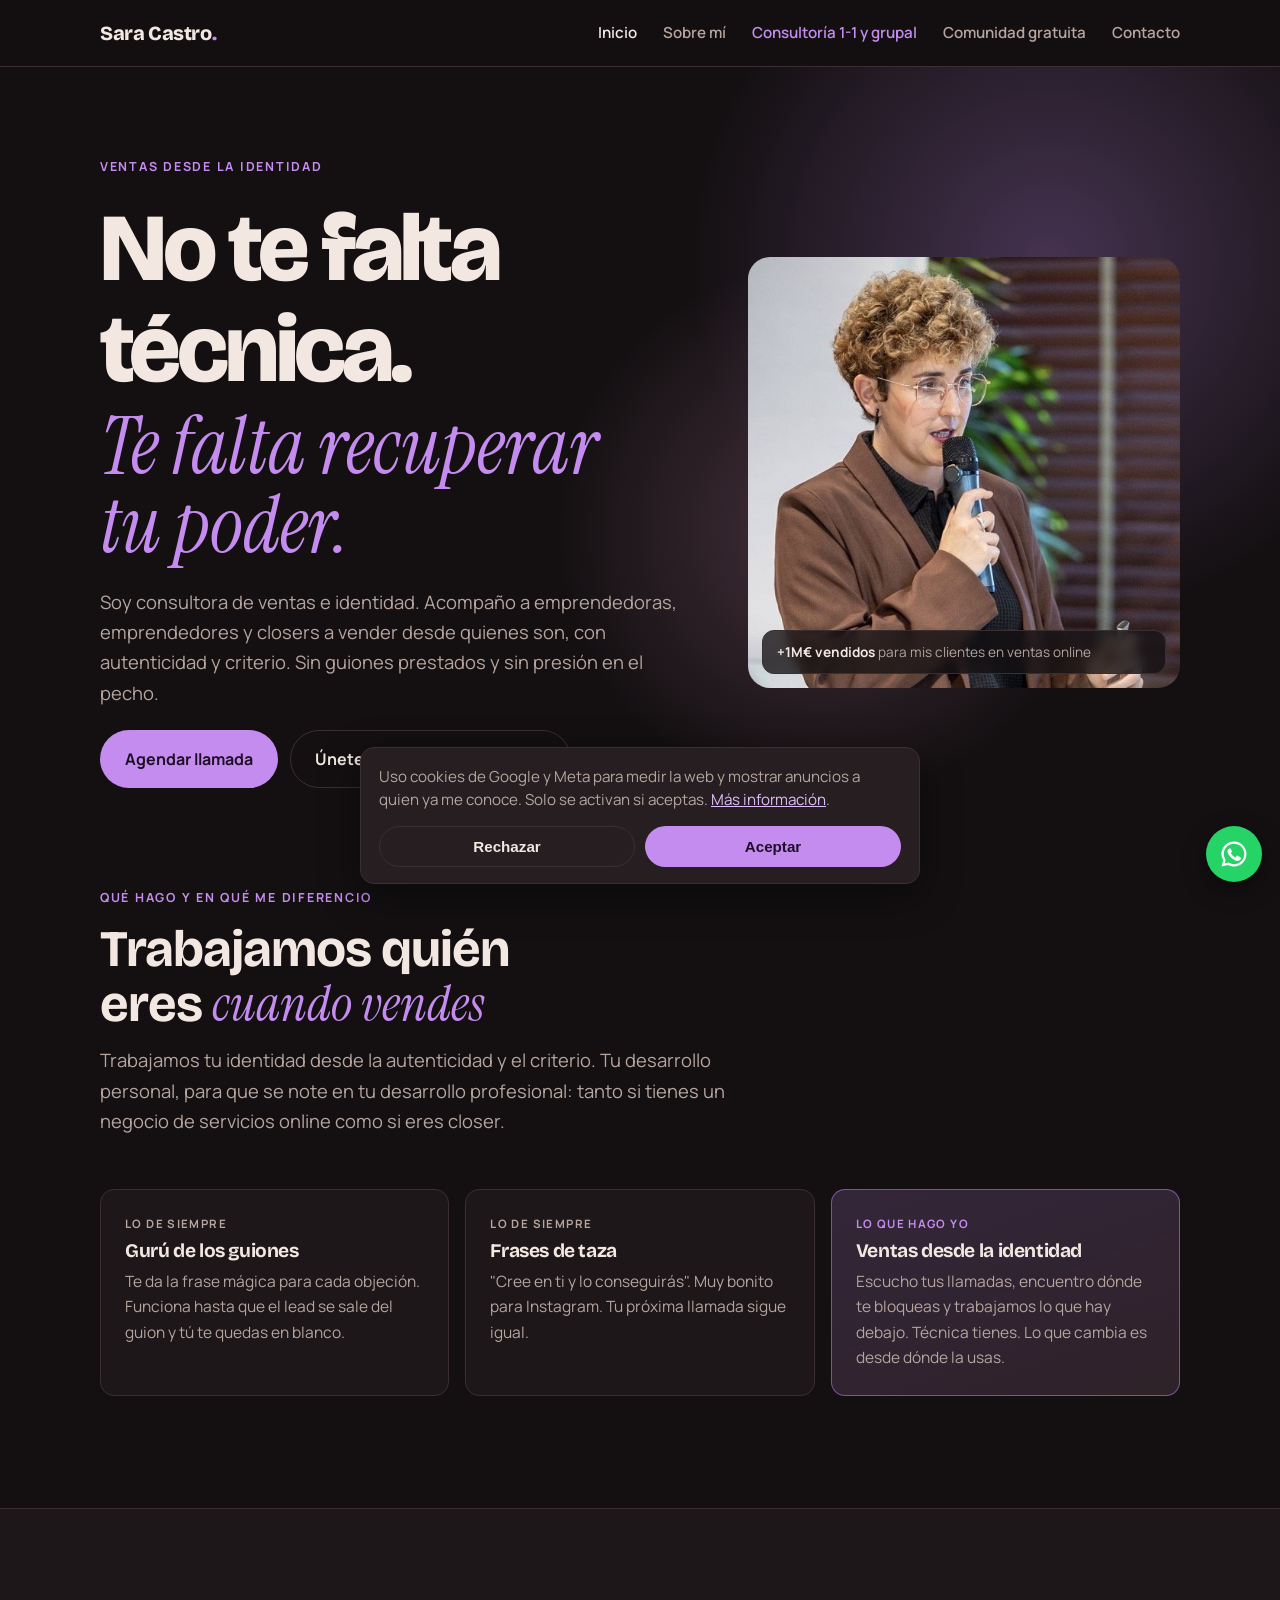
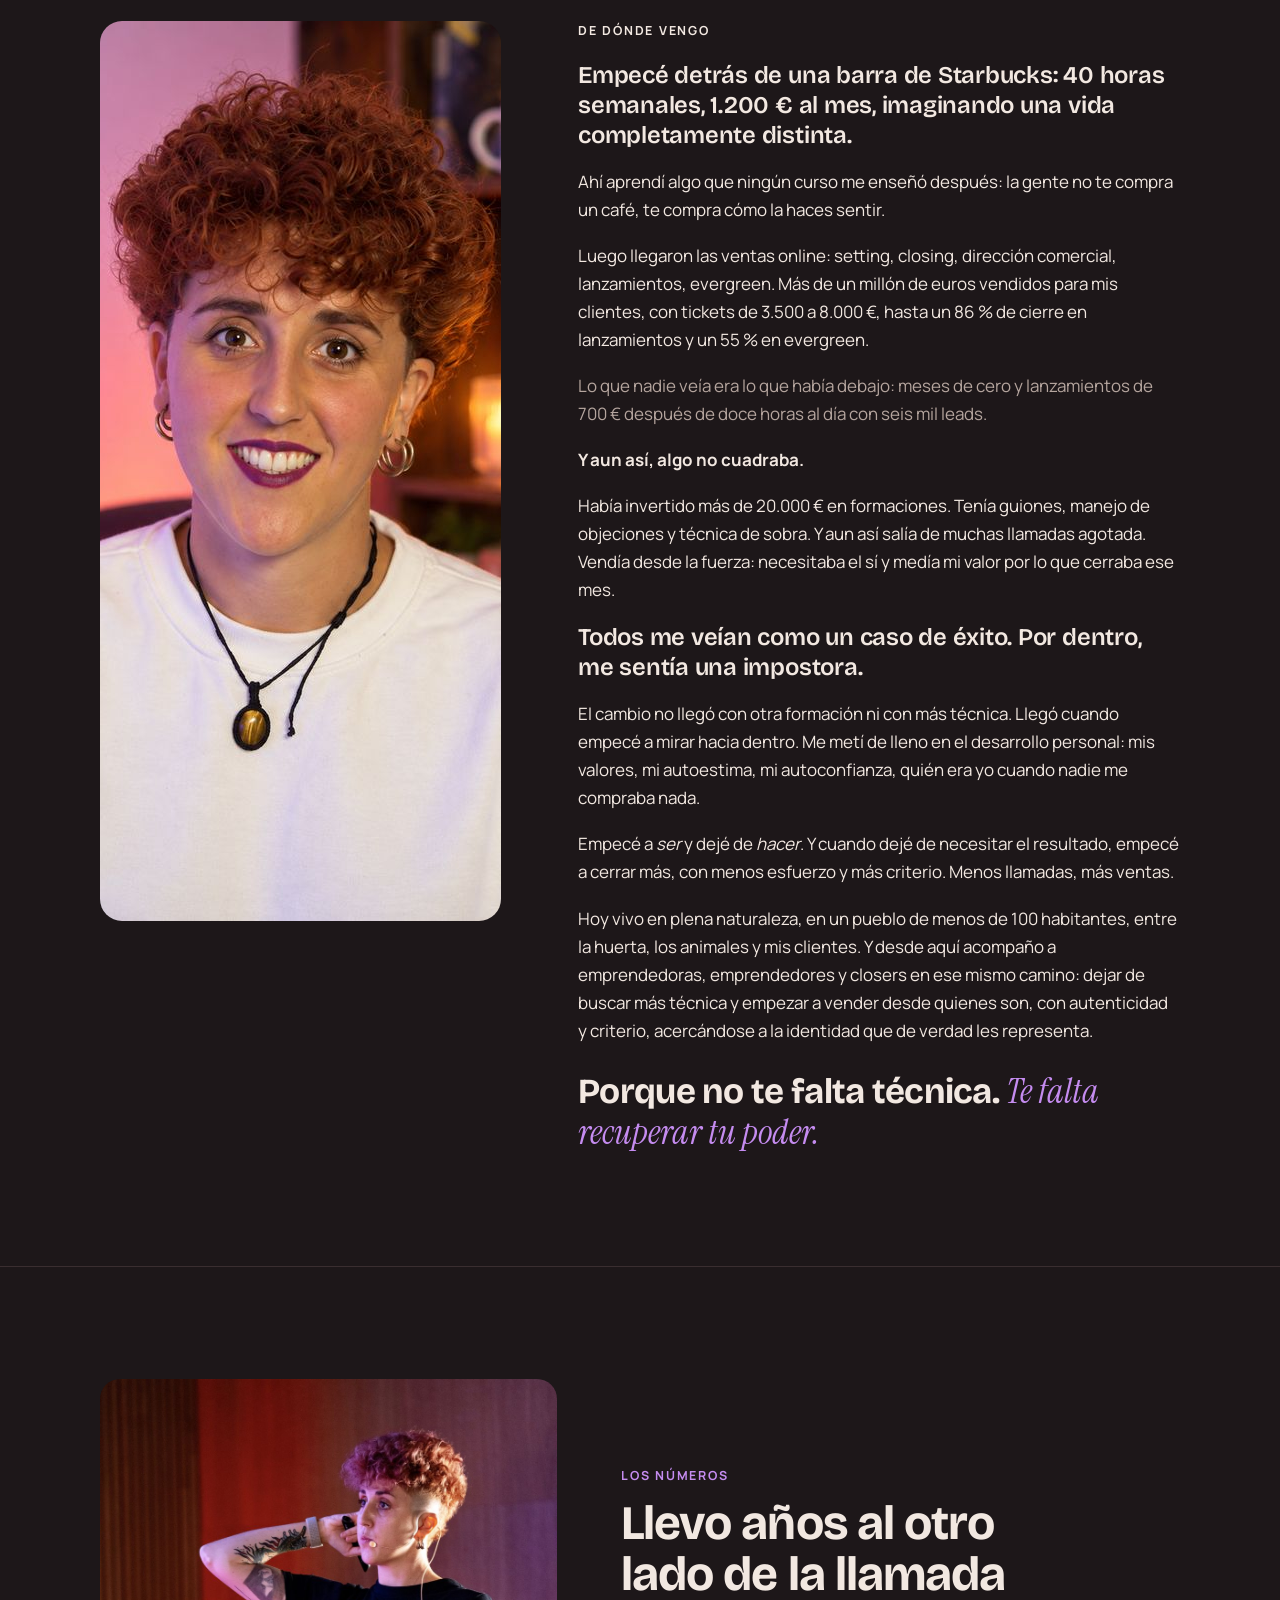
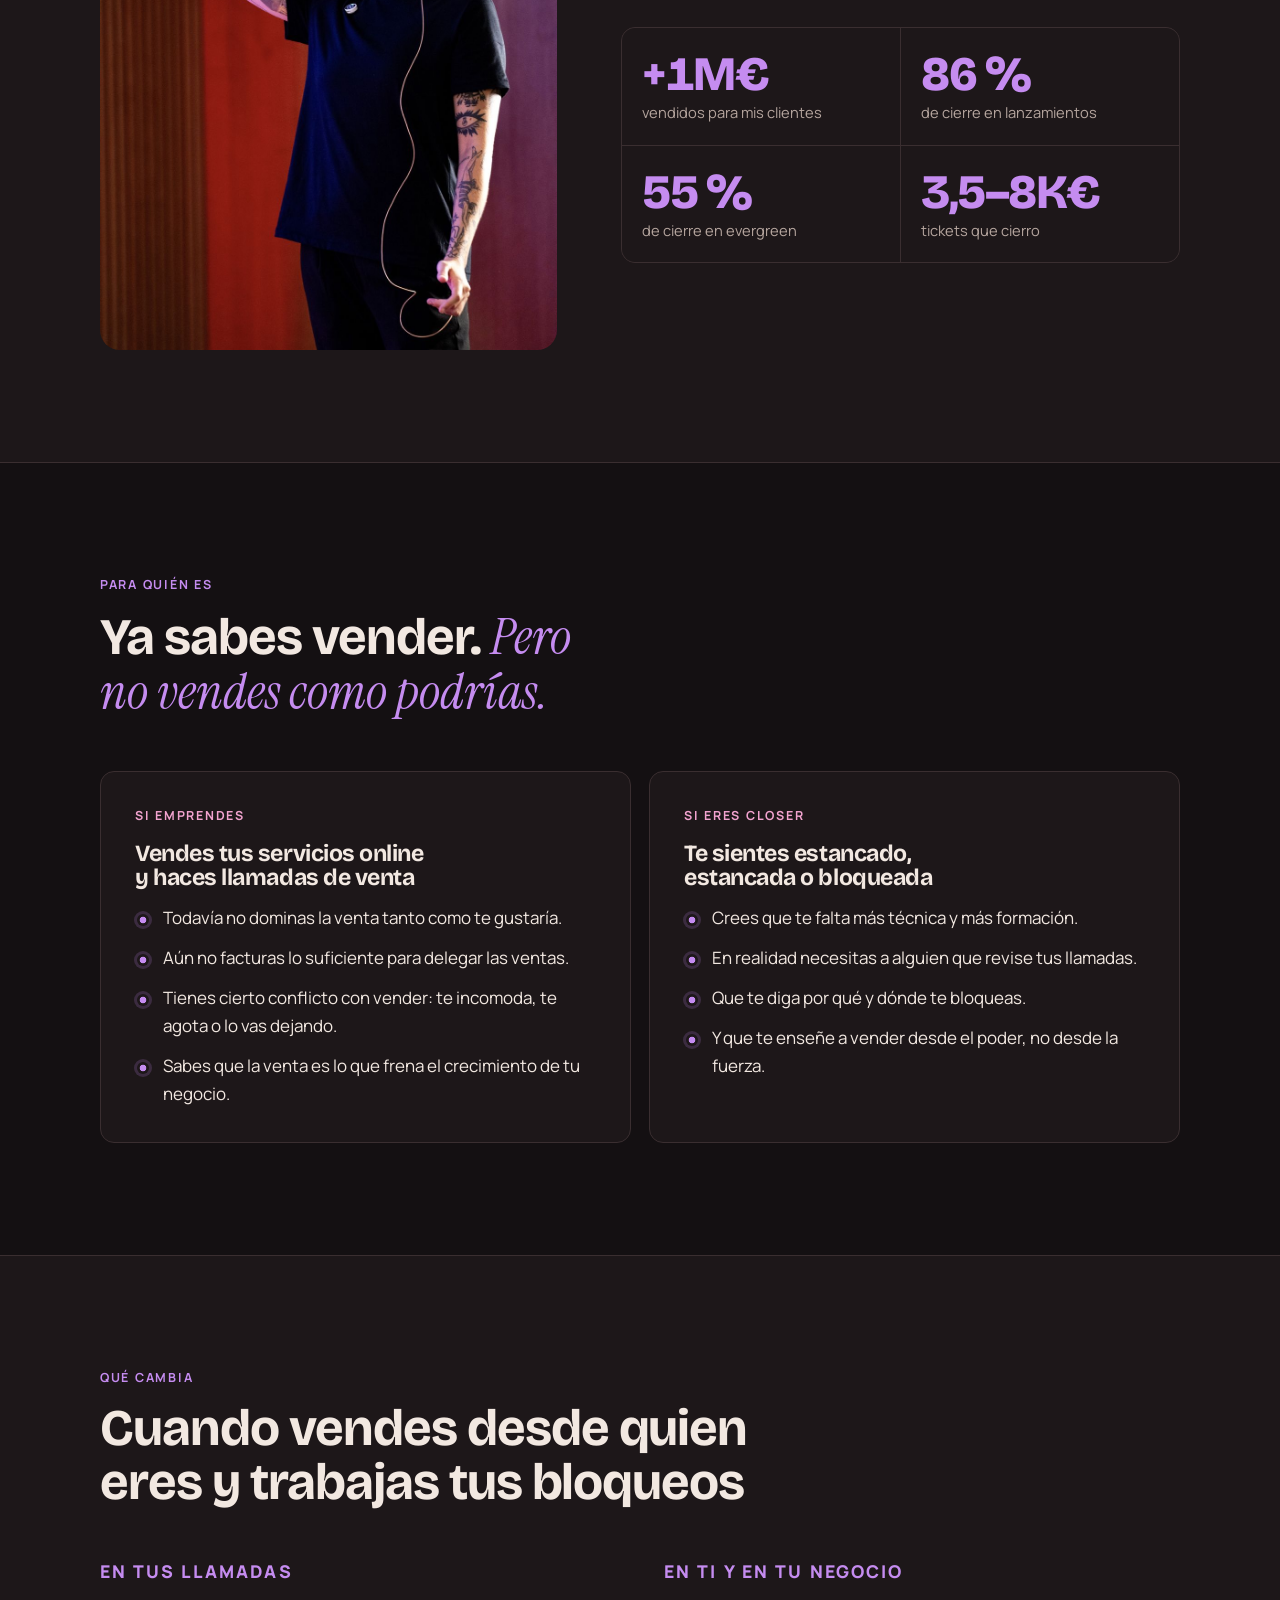
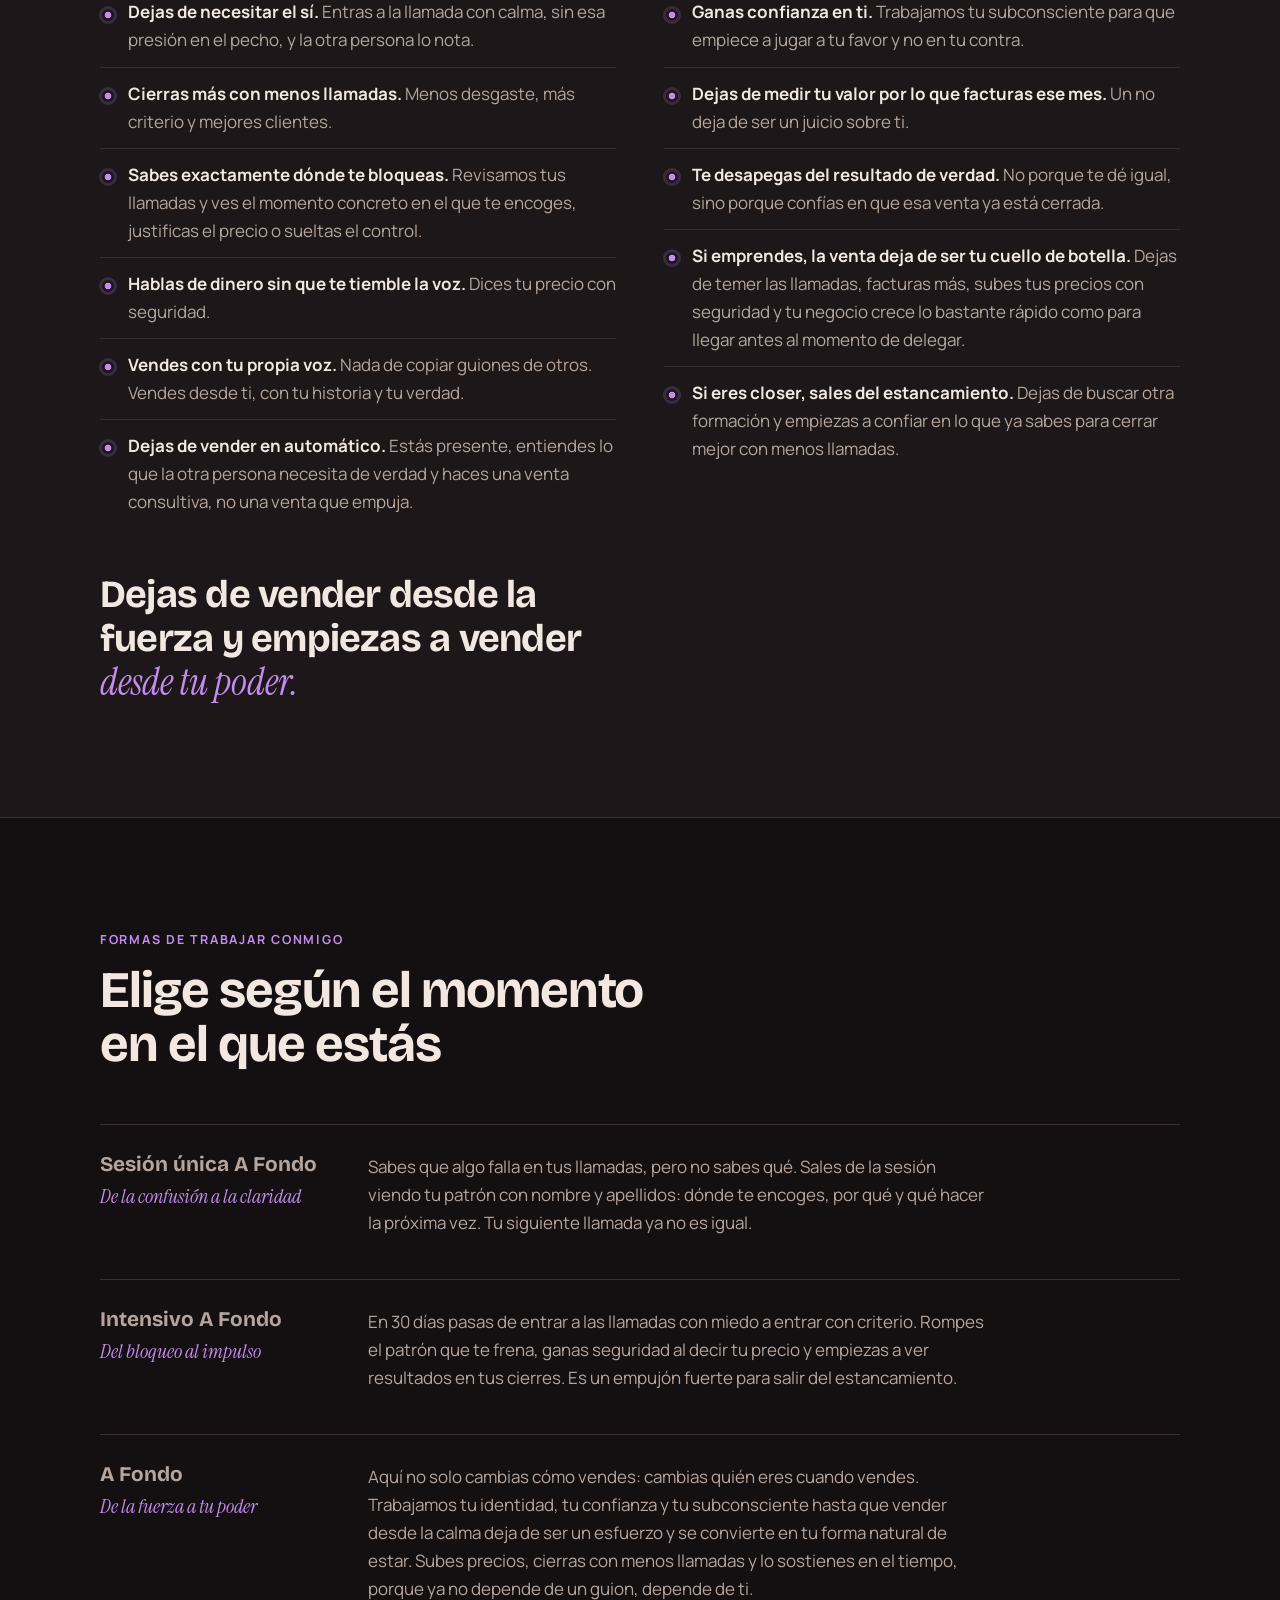
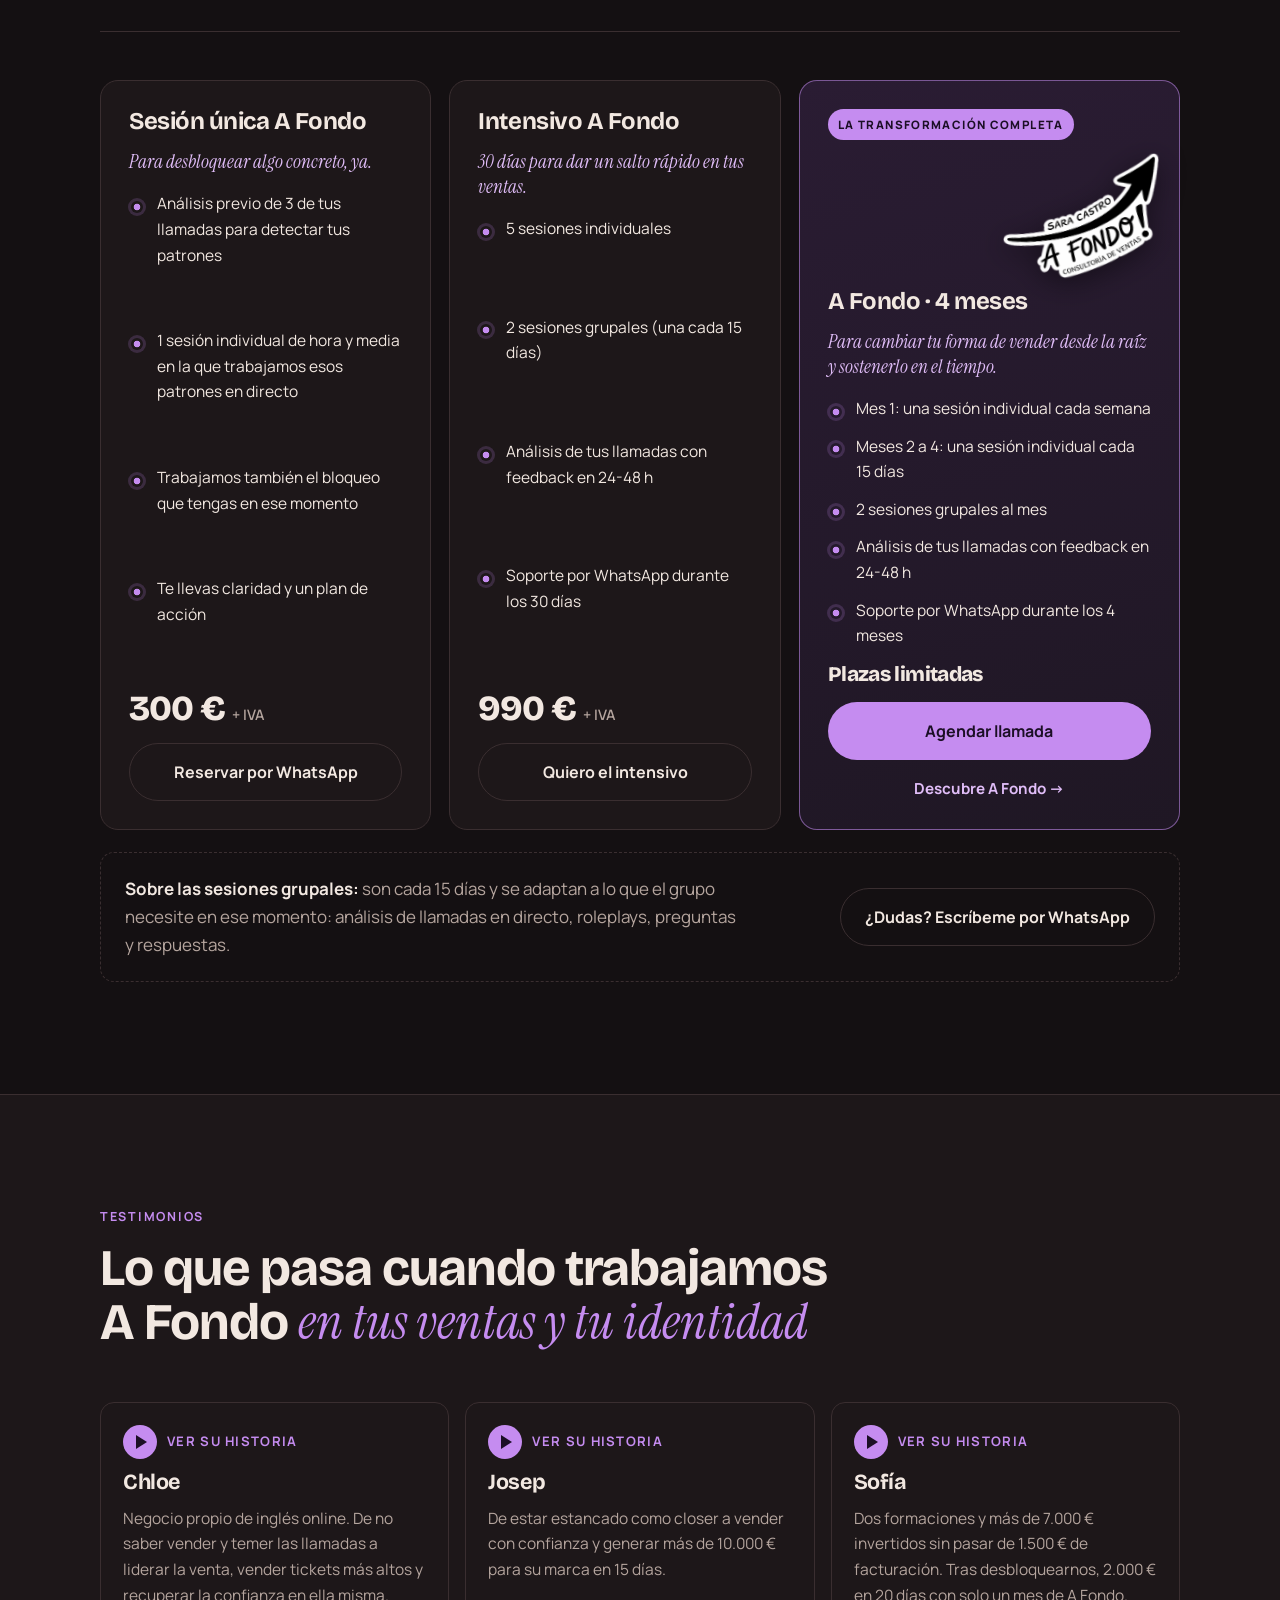
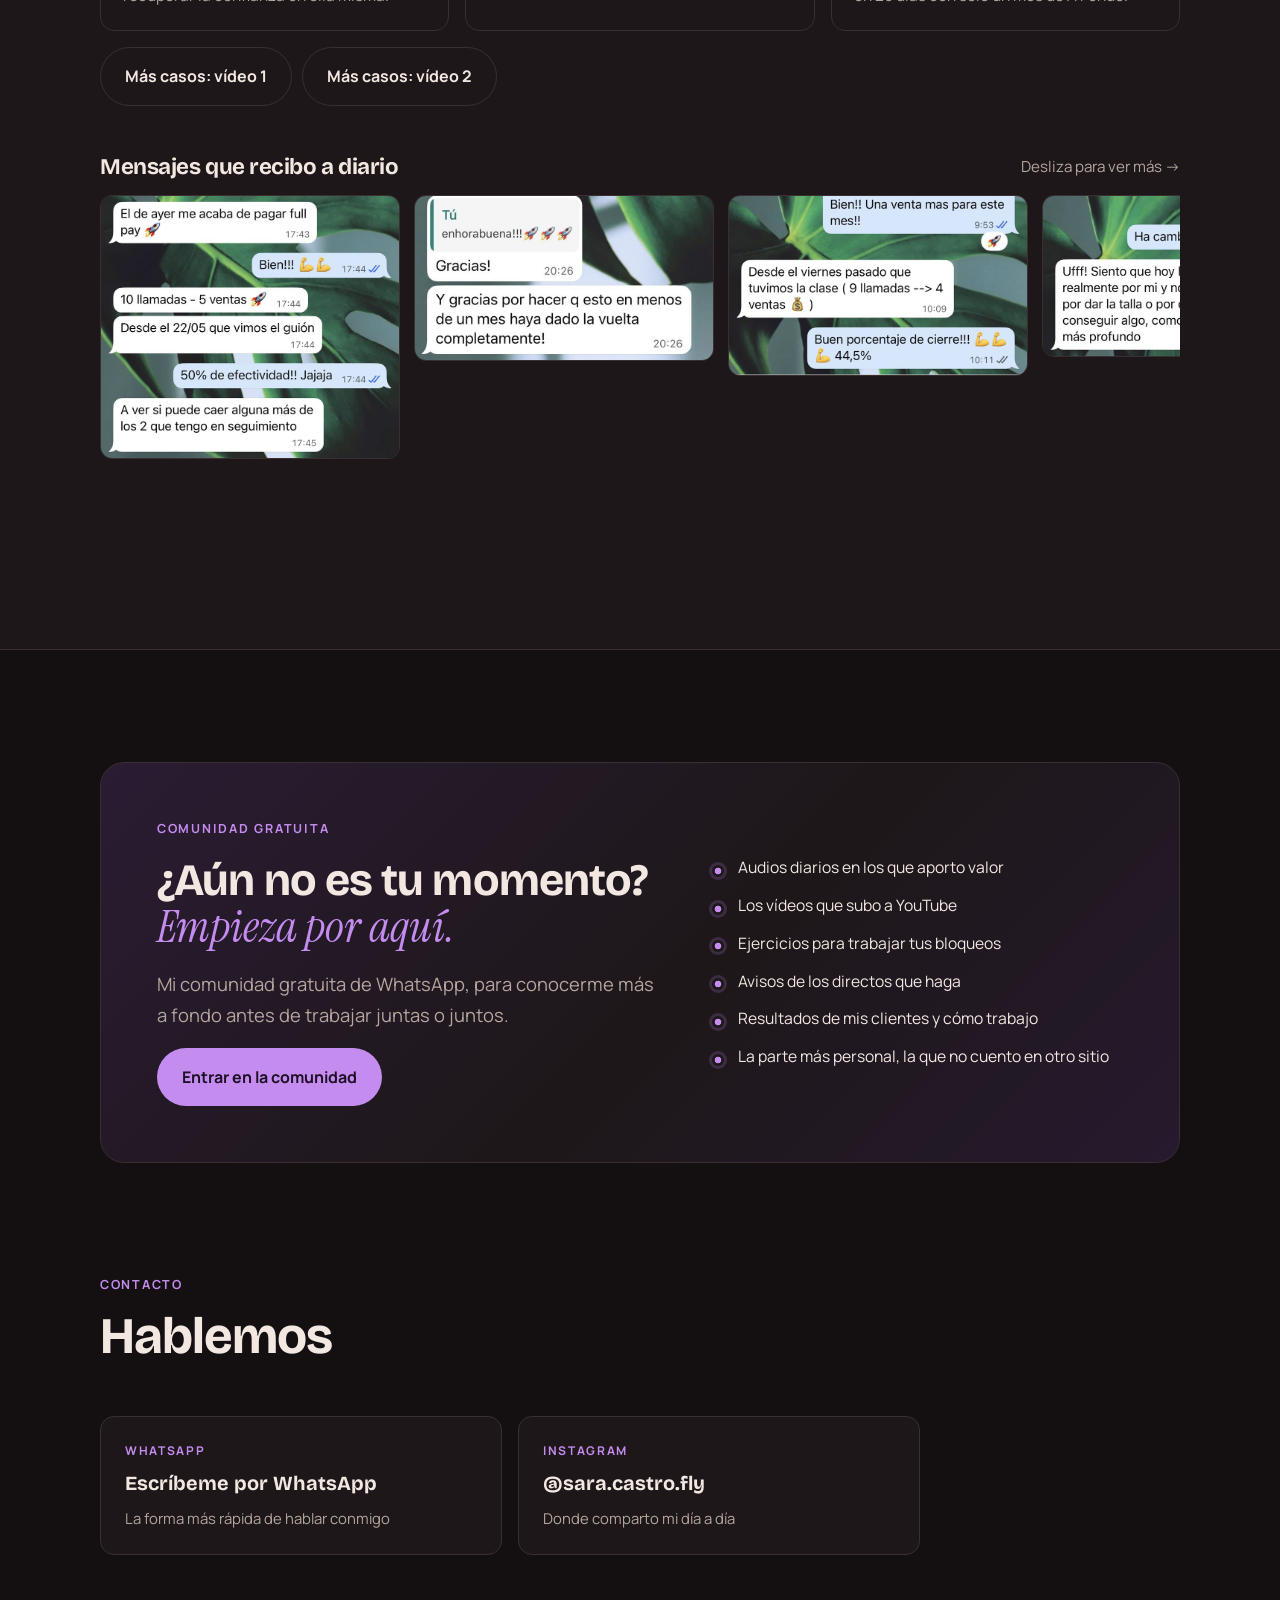
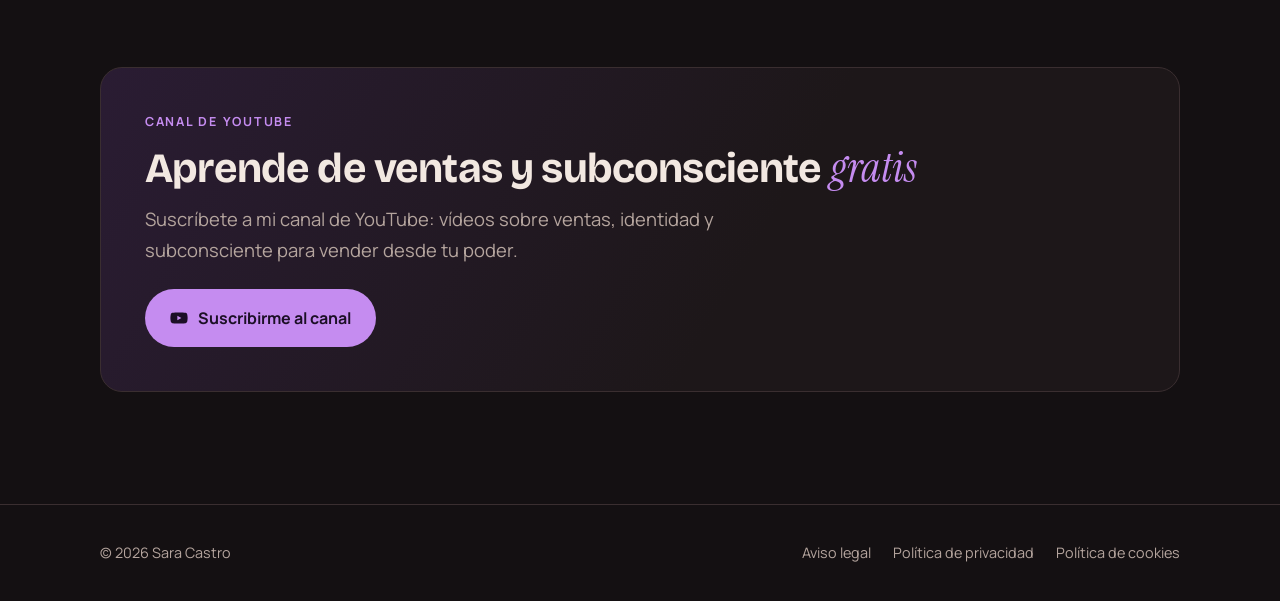
<file: index.html>
<!doctype html>
<html lang="es">
<head>
<meta charset="utf-8">
<meta name="viewport" content="width=device-width, initial-scale=1, viewport-fit=cover">
<title>Sara Castro · Consultora de ventas e identidad</title>
<meta name="description" content="Ventas desde la identidad. Mentoría para emprendedoras, emprendedores y closers que quieren vender desde su poder, no desde la fuerza.">
<link rel="preconnect" href="https://fonts.googleapis.com">
<link rel="preconnect" href="https://fonts.gstatic.com" crossorigin>
<link rel="stylesheet" href="https://fonts.googleapis.com/css2?family=Bricolage+Grotesque:opsz,wght@12..96,600;12..96,700;12..96,800&family=Instrument+Serif:ital@1&family=Manrope:wght@400;500;600;700;800&display=swap">
<link rel="stylesheet" href="/styles.css">

<meta property="og:title" content="Sara Castro · Consultora de ventas e identidad">
<meta property="og:description" content="No te falta técnica. Te falta recuperar tu poder.">
<meta property="og:image" content="https://saracastro.es/img/sara-micro.jpg">
<link rel="icon" href="/img/favicon.png">
</head>
<body>

<header class="nav">
  <div class="wrap">
    <a class="brand" href="/">Sara Castro<span>.</span></a>
    <button class="menu-btn" id="menu-btn" aria-expanded="false" aria-controls="menu" aria-label="Abrir menú">☰</button>
    <ul class="menu" id="menu">
      <li><a href="/" aria-current="page">Inicio</a></li>
      <li><a href="#historia">Sobre mí</a></li>
      <li><a class="star" href="/a-fondo">Consultoría 1-1 y grupal</a></li>
      <li><a data-lead="comunidad" href="https://chat.whatsapp.com/LquNqSfmQPj9tQR3sqsKfj" target="_blank" rel="noopener">Comunidad gratuita</a></li>
      <li><a href="#contacto">Contacto</a></li>
    </ul>
  </div>
</header>

<main>
  <!-- PORTADA -->
  <section class="hero">
    <div class="wrap">
      <div class="hero-copy">
        <p class="eyebrow">Ventas desde la identidad</p>
        <h1>No te falta técnica. <em class="s">Te falta recuperar tu poder.</em></h1>
        <p class="lead">Soy consultora de ventas e identidad. Acompaño a emprendedoras, emprendedores y closers a vender desde quienes son, con autenticidad y criterio. Sin guiones prestados y sin presión en el pecho.</p>
        <div class="btns">
          <a data-lead="llamada" class="btn btn-primary" href="https://cal.com/saracastro/entrevista-con-sara-castro" target="_blank" rel="noopener">Agendar llamada</a>
          <a data-lead="comunidad" class="btn btn-ghost" href="https://chat.whatsapp.com/LquNqSfmQPj9tQR3sqsKfj" target="_blank" rel="noopener">Únete a la comunidad gratuita</a>
        </div>
      </div>
      <figure class="hero-photo" style="aspect-ratio:1/1">
        <img src="/img/sara-micro.jpg" alt="Sara Castro dando una ponencia con micrófono" width="1206" height="566" style="object-position:40% 50%">
        <figcaption><b>+1M€ vendidos</b> para mis clientes en ventas online</figcaption>
      </figure>
    </div>
  </section>

  <!-- QUÉ HAGO -->
  <section id="que-hago" style="padding-top:0">
    <div class="wrap">
      <div class="sec-head">
        <p class="eyebrow">Qué hago y en qué me diferencio</p>
        <h2>Trabajamos quién eres <em class="s">cuando vendes</em></h2>
        <p class="lead">Trabajamos tu identidad desde la autenticidad y el criterio. Tu desarrollo personal, para que se note en tu desarrollo profesional: tanto si tienes un negocio de servicios online como si eres closer.</p>
      </div>
      <div class="contrast">
        <div>
          <p class="tag">Lo de siempre</p>
          <h3>Gurú de los guiones</h3>
          <p>Te da la frase mágica para cada objeción. Funciona hasta que el lead se sale del guion y tú te quedas en blanco.</p>
        </div>
        <div>
          <p class="tag">Lo de siempre</p>
          <h3>Frases de taza</h3>
          <p>"Cree en ti y lo conseguirás". Muy bonito para Instagram. Tu próxima llamada sigue igual.</p>
        </div>
        <div class="me">
          <p class="tag">Lo que hago yo</p>
          <h3>Ventas desde la identidad</h3>
          <p>Escucho tus llamadas, encuentro dónde te bloqueas y trabajamos lo que hay debajo. Técnica tienes. Lo que cambia es desde dónde la usas.</p>
        </div>
      </div>
    </div>
  </section>

  <!-- HISTORIA -->
  <section id="historia" style="background:var(--panel);border-block:1px solid var(--line)">
    <div class="wrap story">
      <figure class="story-photo" style="margin:0">
        <img src="/img/sara-retrato.jpg" alt="Retrato de Sara Castro sonriendo" width="900" height="900" loading="lazy">
      </figure>
      <div class="prose">
        <p class="eyebrow">De dónde vengo</p>
        <p class="big">Empecé detrás de una barra de Starbucks: 40 horas semanales, 1.200 € al mes, imaginando una vida completamente distinta.</p>
        <p>Ahí aprendí algo que ningún curso me enseñó después: la gente no te compra un café, te compra cómo la haces sentir.</p>
        <p>Luego llegaron las ventas online: setting, closing, dirección comercial, lanzamientos, evergreen. Más de un millón de euros vendidos para mis clientes, con tickets de 3.500 a 8.000 €, hasta un 86 % de cierre en lanzamientos y un 55 % en evergreen.</p>
        <p class="soft">Lo que nadie veía era lo que había debajo: meses de cero y lanzamientos de 700 € después de doce horas al día con seis mil leads.</p>
        <p><b>Y aun así, algo no cuadraba.</b></p>
        <p>Había invertido más de 20.000 € en formaciones. Tenía guiones, manejo de objeciones y técnica de sobra. Y aun así salía de muchas llamadas agotada. Vendía desde la fuerza: necesitaba el sí y medía mi valor por lo que cerraba ese mes.</p>
        <p class="big">Todos me veían como un caso de éxito. Por dentro, me sentía una impostora.</p>
        <p>El cambio no llegó con otra formación ni con más técnica. Llegó cuando empecé a mirar hacia dentro. Me metí de lleno en el desarrollo personal: mis valores, mi autoestima, mi autoconfianza, quién era yo cuando nadie me compraba nada.</p>
        <p>Empecé a <i>ser</i> y dejé de <i>hacer</i>. Y cuando dejé de necesitar el resultado, empecé a cerrar más, con menos esfuerzo y más criterio. Menos llamadas, más ventas.</p>
        <p>Hoy vivo en plena naturaleza, en un pueblo de menos de 100 habitantes, entre la huerta, los animales y mis clientes. Y desde aquí acompaño a emprendedoras, emprendedores y closers en ese mismo camino: dejar de buscar más técnica y empezar a vender desde quienes son, con autenticidad y criterio, acercándose a la identidad que de verdad les representa.</p>
        <p class="close">Porque no te falta técnica. <em class="s">Te falta recuperar tu poder.</em></p>
      </div>
    </div>
  </section>

  <!-- AUTORIDAD -->
  <section class="authority" style="border-top:0">
    <div class="wrap auth-grid">
      <figure class="auth-photo" style="margin:0">
        <img src="/img/sara-perfil.jpg" alt="Sara Castro durante una ponencia" width="1000" height="1500" loading="lazy">
      </figure>
      <div>
        <p class="eyebrow">Los números</p>
        <h2 style="font-size:clamp(2rem,4.4vw,3rem);margin-top:12px">Llevo años al otro lado de la llamada</h2>
        <div class="stats">
          <div class="stat"><b>+1M€</b><span>vendidos para mis clientes</span></div>
          <div class="stat"><b>86 %</b><span>de cierre en lanzamientos</span></div>
          <div class="stat"><b>55 %</b><span>de cierre en evergreen</span></div>
          <div class="stat"><b>3,5–8K€</b><span>tickets que cierro</span></div>
        </div>
      </div>
    </div>
  </section>

  <!-- PARA QUIÉN -->
  <section id="para-quien">
    <div class="wrap">
      <div class="sec-head">
        <p class="eyebrow">Para quién es</p>
        <h2>Ya sabes vender. <em class="s">Pero no vendes como podrías.</em></h2>
      </div>
      <div class="duo">
        <div class="card">
          <p class="who">Si emprendes</p>
          <h3>Vendes tus servicios online y haces llamadas de venta</h3>
          <ul class="ticks">
            <li>Todavía no dominas la venta tanto como te gustaría.</li>
            <li>Aún no facturas lo suficiente para delegar las ventas.</li>
            <li>Tienes cierto conflicto con vender: te incomoda, te agota o lo vas dejando.</li>
            <li>Sabes que la venta es lo que frena el crecimiento de tu negocio.</li>
          </ul>
        </div>
        <div class="card">
          <p class="who">Si eres closer</p>
          <h3>Te sientes estancado, estancada o bloqueada</h3>
          <ul class="ticks">
            <li>Crees que te falta más técnica y más formación.</li>
            <li>En realidad necesitas a alguien que revise tus llamadas.</li>
            <li>Que te diga por qué y dónde te bloqueas.</li>
            <li>Y que te enseñe a vender desde el poder, no desde la fuerza.</li>
          </ul>
        </div>
      </div>
    </div>
  </section>

  <!-- QUÉ CAMBIA -->
  <section id="que-cambia" style="background:var(--panel);border-block:1px solid var(--line)">
    <div class="wrap">
      <div class="sec-head">
        <p class="eyebrow">Qué cambia</p>
        <h2>Cuando vendes desde quien eres y trabajas tus bloqueos</h2>
      </div>
      <div class="change">
        <div>
          <h3>En tus llamadas</h3>
          <ul class="ticks">
            <li><b>Dejas de necesitar el sí.</b> <span>Entras a la llamada con calma, sin esa presión en el pecho, y la otra persona lo nota.</span></li>
            <li><b>Cierras más con menos llamadas.</b> <span>Menos desgaste, más criterio y mejores clientes.</span></li>
            <li><b>Sabes exactamente dónde te bloqueas.</b> <span>Revisamos tus llamadas y ves el momento concreto en el que te encoges, justificas el precio o sueltas el control.</span></li>
            <li><b>Hablas de dinero sin que te tiemble la voz.</b> <span>Dices tu precio con seguridad.</span></li>
            <li><b>Vendes con tu propia voz.</b> <span>Nada de copiar guiones de otros. Vendes desde ti, con tu historia y tu verdad.</span></li>
            <li><b>Dejas de vender en automático.</b> <span>Estás presente, entiendes lo que la otra persona necesita de verdad y haces una venta consultiva, no una venta que empuja.</span></li>
          </ul>
        </div>
        <div>
          <h3>En ti y en tu negocio</h3>
          <ul class="ticks">
            <li><b>Ganas confianza en ti.</b> <span>Trabajamos tu subconsciente para que empiece a jugar a tu favor y no en tu contra.</span></li>
            <li><b>Dejas de medir tu valor por lo que facturas ese mes.</b> <span>Un no deja de ser un juicio sobre ti.</span></li>
            <li><b>Te desapegas del resultado de verdad.</b> <span>No porque te dé igual, sino porque confías en que esa venta ya está cerrada.</span></li>
            <li><b>Si emprendes, la venta deja de ser tu cuello de botella.</b> <span>Dejas de temer las llamadas, facturas más, subes tus precios con seguridad y tu negocio crece lo bastante rápido como para llegar antes al momento de delegar.</span></li>
            <li><b>Si eres closer, sales del estancamiento.</b> <span>Dejas de buscar otra formación y empiezas a confiar en lo que ya sabes para cerrar mejor con menos llamadas.</span></li>
          </ul>
        </div>
      </div>
      <p class="summary">Dejas de vender desde la fuerza y empiezas a vender <em class="s">desde tu poder.</em></p>
    </div>
  </section>

  <!-- TRANSFORMACIÓN -->
  <section id="formas">
    <div class="wrap">
      <div class="sec-head">
        <p class="eyebrow">Formas de trabajar conmigo</p>
        <h2>Elige según el momento en el que estás</h2>
      </div>
      <div class="journey">
        <div class="step">
          <p class="name">Sesión única A Fondo<span class="arc">De la confusión a la claridad</span></p>
          <p>Sabes que algo falla en tus llamadas, pero no sabes qué. Sales de la sesión viendo tu patrón con nombre y apellidos: dónde te encoges, por qué y qué hacer la próxima vez. Tu siguiente llamada ya no es igual.</p>
        </div>
        <div class="step">
          <p class="name">Intensivo A Fondo<span class="arc">Del bloqueo al impulso</span></p>
          <p>En 30 días pasas de entrar a las llamadas con miedo a entrar con criterio. Rompes el patrón que te frena, ganas seguridad al decir tu precio y empiezas a ver resultados en tus cierres. Es un empujón fuerte para salir del estancamiento.</p>
        </div>
        <div class="step">
          <p class="name">A Fondo<span class="arc">De la fuerza a tu poder</span></p>
          <p>Aquí no solo cambias cómo vendes: cambias quién eres cuando vendes. Trabajamos tu identidad, tu confianza y tu subconsciente hasta que vender desde la calma deja de ser un esfuerzo y se convierte en tu forma natural de estar. Subes precios, cierras con menos llamadas y lo sostienes en el tiempo, porque ya no depende de un guion, depende de ti.</p>
        </div>
      </div>

      <div class="offers" style="margin-top:48px">
        <article class="offer">
          <h3>Sesión única A Fondo</h3>
          <p class="for">Para desbloquear algo concreto, ya.</p>
          <ul class="ticks">
            <li>Análisis previo de 3 de tus llamadas para detectar tus patrones</li>
            <li>1 sesión individual de hora y media en la que trabajamos esos patrones en directo</li>
            <li>Trabajamos también el bloqueo que tengas en ese momento</li>
            <li>Te llevas claridad y un plan de acción</li>
          </ul>
          <p class="price">300 € <small>+ IVA</small></p>
          <a data-lead="sesion" class="btn btn-ghost" href="https://wa.me/34694283962?text=Hola%20Sara%2C%20vengo%20de%20tu%20web%20y%20me%20interesa%20la%20Sesi%C3%B3n%20%C3%BAnica%20A%20Fondo" target="_blank" rel="noopener">Reservar por WhatsApp</a>
        </article>
        <article class="offer">
          <h3>Intensivo A Fondo</h3>
          <p class="for">30 días para dar un salto rápido en tus ventas.</p>
          <ul class="ticks">
            <li>5 sesiones individuales</li>
            <li>2 sesiones grupales (una cada 15 días)</li>
            <li>Análisis de tus llamadas con feedback en 24-48 h</li>
            <li>Soporte por WhatsApp durante los 30 días</li>
          </ul>
          <p class="price">990 € <small>+ IVA</small></p>
          <a data-lead="intensivo" class="btn btn-ghost" href="https://wa.me/34694283962?text=Hola%20Sara%2C%20vengo%20de%20tu%20web%20y%20me%20interesa%20el%20Intensivo%20A%20Fondo" target="_blank" rel="noopener">Quiero el intensivo</a>
        </article>
        <article class="offer featured">
          <span class="badge">La transformación completa</span>
          <img class="offer-logo" src="/img/logo-a-fondo.png" alt="Logo de A Fondo, consultoría de ventas de Sara Castro" width="700" height="610" loading="lazy">
          <h3>A Fondo · 4 meses</h3>
          <p class="for">Para cambiar tu forma de vender desde la raíz y sostenerlo en el tiempo.</p>
          <ul class="ticks">
            <li>Mes 1: una sesión individual cada semana</li>
            <li>Meses 2 a 4: una sesión individual cada 15 días</li>
            <li>2 sesiones grupales al mes</li>
            <li>Análisis de tus llamadas con feedback en 24-48 h</li>
            <li>Soporte por WhatsApp durante los 4 meses</li>
          </ul>
          <p class="price" style="font-size:1.3rem">Plazas limitadas</p>
          <a data-lead="llamada" class="btn btn-primary" href="https://cal.com/saracastro/entrevista-con-sara-castro" target="_blank" rel="noopener">Agendar llamada</a>
          <a class="text-link" href="/a-fondo">Descubre A Fondo →</a>
        </article>
      </div>

      <div class="note">
        <p><b>Sobre las sesiones grupales:</b> son cada 15 días y se adaptan a lo que el grupo necesite en ese momento: análisis de llamadas en directo, roleplays, preguntas y respuestas.</p>
        <a data-lead="whatsapp" class="btn btn-ghost" href="https://wa.me/34694283962?text=Hola%20Sara%2C%20vengo%20de%20tu%20web%20y%20quiero%20saber%20qu%C3%A9%20opci%C3%B3n%20encaja%20conmigo" target="_blank" rel="noopener">¿Dudas? Escríbeme por WhatsApp</a>
      </div>
    </div>
  </section>

  <!-- TESTIMONIOS -->
  <section id="testimonios" style="background:var(--panel);border-block:1px solid var(--line)">
    <div class="wrap">
      <div class="sec-head">
        <p class="eyebrow">Testimonios</p>
        <h2>Lo que pasa cuando trabajamos A Fondo <em class="s">en tus ventas y tu identidad</em></h2>
      </div>

      <div class="videos">
        <a class="video" href="https://youtu.be/P0o0EuMHgPg" target="_blank" rel="noopener">
          <span class="play"><i></i>Ver su historia</span>
          <h3>Chloe</h3>
          <p>Negocio propio de inglés online. De no saber vender y temer las llamadas a liderar la venta, vender tickets más altos y recuperar la confianza en ella misma.</p>
        </a>
        <a class="video" href="https://youtu.be/dyt1H5SLVJk" target="_blank" rel="noopener">
          <span class="play"><i></i>Ver su historia</span>
          <h3>Josep</h3>
          <p>De estar estancado como closer a vender con confianza y generar más de 10.000 € para su marca en 15 días.</p>
        </a>
        <a class="video" href="https://youtu.be/i_6_UkIQV9c" target="_blank" rel="noopener">
          <span class="play"><i></i>Ver su historia</span>
          <h3>Sofía</h3>
          <p>Dos formaciones y más de 7.000 € invertidos sin pasar de 1.500 € de facturación. Tras desbloquearnos, 2.000 € en 20 días con solo un mes de A Fondo.</p>
        </a>
      </div>
      <div class="more-videos">
        <a class="btn btn-ghost" href="https://youtu.be/ZSPVlJm2bmo" target="_blank" rel="noopener">Más casos: vídeo 1</a>
        <a class="btn btn-ghost" href="https://youtu.be/T3tdGxRZC_w" target="_blank" rel="noopener">Más casos: vídeo 2</a>
      </div>

      <div class="shots-head">
        <h3 style="font-size:1.4rem">Mensajes que recibo a diario</h3>
        <p>Desliza para ver más →</p>
      </div>
      <div class="shots" tabindex="0" aria-label="Capturas de mensajes de clientes">
        <figure><img src="/img/t-10-5.jpg" alt="Mensaje: 10 llamadas, 5 ventas desde que vimos el guion" loading="lazy"></figure>
        <figure><img src="/img/t-vuelta.jpg" alt="Mensaje: gracias por hacer que esto en menos de un mes haya dado la vuelta completamente" loading="lazy"></figure>
        <figure><img src="/img/t-9-4.jpg" alt="Mensaje: 9 llamadas, 4 ventas desde la clase" loading="lazy"></figure>
        <figure><img src="/img/t-energia.jpg" alt="Mensaje: siento que hoy he hecho algo realmente por mí" loading="lazy"></figure>
        <figure><img src="/img/t-confianza.jpg" alt="Mensaje: me ha dado más confianza y los resultados van saliendo" loading="lazy"></figure>
        <figure><img src="/img/t-rocio.jpg" alt="Mensajes de una clienta: me he visto cómoda haciendo preguntas que antes me costaban" loading="lazy"></figure>
        <figure><img src="/img/t-salud.jpg" alt="Mensaje: si no hubieras estado este mes conmigo no sé qué habría pasado con mi salud mental" loading="lazy"></figure>
      </div>
    </div>
  </section>

  <!-- COMUNIDAD -->
  <section id="comunidad">
    <div class="wrap">
      <div class="community">
        <div style="display:grid;gap:18px">
          <p class="eyebrow">Comunidad gratuita</p>
          <h2>¿Aún no es tu momento? <em class="s">Empieza por aquí.</em></h2>
          <p class="lead">Mi comunidad gratuita de WhatsApp, para conocerme más a fondo antes de trabajar juntas o juntos.</p>
          <div class="btns"><a data-lead="comunidad" class="btn btn-primary" href="https://chat.whatsapp.com/LquNqSfmQPj9tQR3sqsKfj" target="_blank" rel="noopener">Entrar en la comunidad</a></div>
        </div>
        <ul class="ticks">
          <li>Audios diarios en los que aporto valor</li>
          <li>Los vídeos que subo a YouTube</li>
          <li>Ejercicios para trabajar tus bloqueos</li>
          <li>Avisos de los directos que haga</li>
          <li>Resultados de mis clientes y cómo trabajo</li>
          <li>La parte más personal, la que no cuento en otro sitio</li>
        </ul>
      </div>
    </div>
  </section>

  <!-- CONTACTO -->
  <section id="contacto" style="padding-top:0">
    <div class="wrap">
      <div class="sec-head">
        <p class="eyebrow">Contacto</p>
        <h2>Hablemos</h2>
      </div>
      <div class="contact">
        <a data-lead="whatsapp" href="https://wa.me/34694283962?text=Hola%20Sara%2C%20vengo%20de%20tu%20web" target="_blank" rel="noopener"><small>WhatsApp</small><b>Escríbeme por WhatsApp</b><span>La forma más rápida de hablar conmigo</span></a>
        <a href="https://www.instagram.com/sara.castro.fly/" target="_blank" rel="noopener"><small>Instagram</small><b>@sara.castro.fly</b><span>Donde comparto mi día a día</span></a>
      </div>
    </div>
  </section>

  <!-- YOUTUBE -->
  <section id="youtube" style="padding-top:0">
    <div class="wrap">
      <div class="yt">
        <div style="display:grid;gap:14px">
          <p class="eyebrow">Canal de YouTube</p>
          <h2>Aprende de ventas y subconsciente <em class="s">gratis</em></h2>
          <p class="lead">Suscríbete a mi canal de YouTube: vídeos sobre ventas, identidad y subconsciente para vender desde tu poder.</p>
        </div>
        <a class="btn btn-primary" href="https://www.youtube.com/@sara.castro.fly25?sub_confirmation=1" target="_blank" rel="noopener"><svg viewBox="0 0 24 24" aria-hidden="true" fill="currentColor"><path d="M23 7.2a3 3 0 0 0-2.1-2.1C19 4.6 12 4.6 12 4.6s-7 0-8.9.5A3 3 0 0 0 1 7.2 31 31 0 0 0 .5 12a31 31 0 0 0 .5 4.8 3 3 0 0 0 2.1 2.1c1.9.5 8.9.5 8.9.5s7 0 8.9-.5a3 3 0 0 0 2.1-2.1 31 31 0 0 0 .5-4.8 31 31 0 0 0-.5-4.8ZM9.8 15.1V8.9l5.4 3.1-5.4 3.1Z"/></svg>Suscribirme al canal</a>
      </div>
    </div>
  </section>
</main>

<footer>
  <div class="wrap">
    <p>© 2026 Sara Castro</p>
    <nav aria-label="Textos legales">
      <a href="/aviso-legal">Aviso legal</a>
      <a href="/privacidad">Política de privacidad</a>
      <a href="/cookies">Política de cookies</a>
    </nav>
  </div>
</footer>

<a data-lead="whatsapp" class="wa-float" href="https://wa.me/34694283962?text=Hola%20Sara%2C%20vengo%20de%20tu%20web" target="_blank" rel="noopener" aria-label="Escríbeme por WhatsApp">
  <svg viewBox="0 0 24 24" aria-hidden="true"><path d="M12 2a10 10 0 0 0-8.6 15.1L2 22l5-1.3A10 10 0 1 0 12 2Zm0 18.2a8.2 8.2 0 0 1-4.2-1.2l-.3-.2-3 .8.8-2.9-.2-.3A8.2 8.2 0 1 1 12 20.2Zm4.5-6.1c-.2-.1-1.5-.7-1.7-.8-.2-.1-.4-.1-.6.1l-.8 1c-.1.2-.3.2-.5.1a6.7 6.7 0 0 1-3.3-2.9c-.3-.4.2-.4.7-1.4.1-.2 0-.3 0-.4l-.8-1.8c-.2-.5-.4-.4-.6-.4h-.5a1 1 0 0 0-.7.3 3 3 0 0 0-.9 2.2 5.2 5.2 0 0 0 1.1 2.7 11.8 11.8 0 0 0 4.5 4c1.7.7 2.3.8 3.2.6a2.7 2.7 0 0 0 1.8-1.2 2.2 2.2 0 0 0 .1-1.2c0-.1-.2-.2-.4-.3Z"/></svg>
</a>

<script>
(function(){
  var b=document.getElementById('menu-btn'),m=document.getElementById('menu');
  b.addEventListener('click',function(){var o=m.classList.toggle('open');b.setAttribute('aria-expanded',o);b.textContent=o?'✕':'☰';});
  m.addEventListener('click',function(e){if(e.target.tagName==='A'){m.classList.remove('open');b.setAttribute('aria-expanded','false');b.textContent='☰';}});
})();
</script>

<script src="/consent.js" defer></script>
<script src="/lead.js" defer></script>
</body>
</html>
</file>
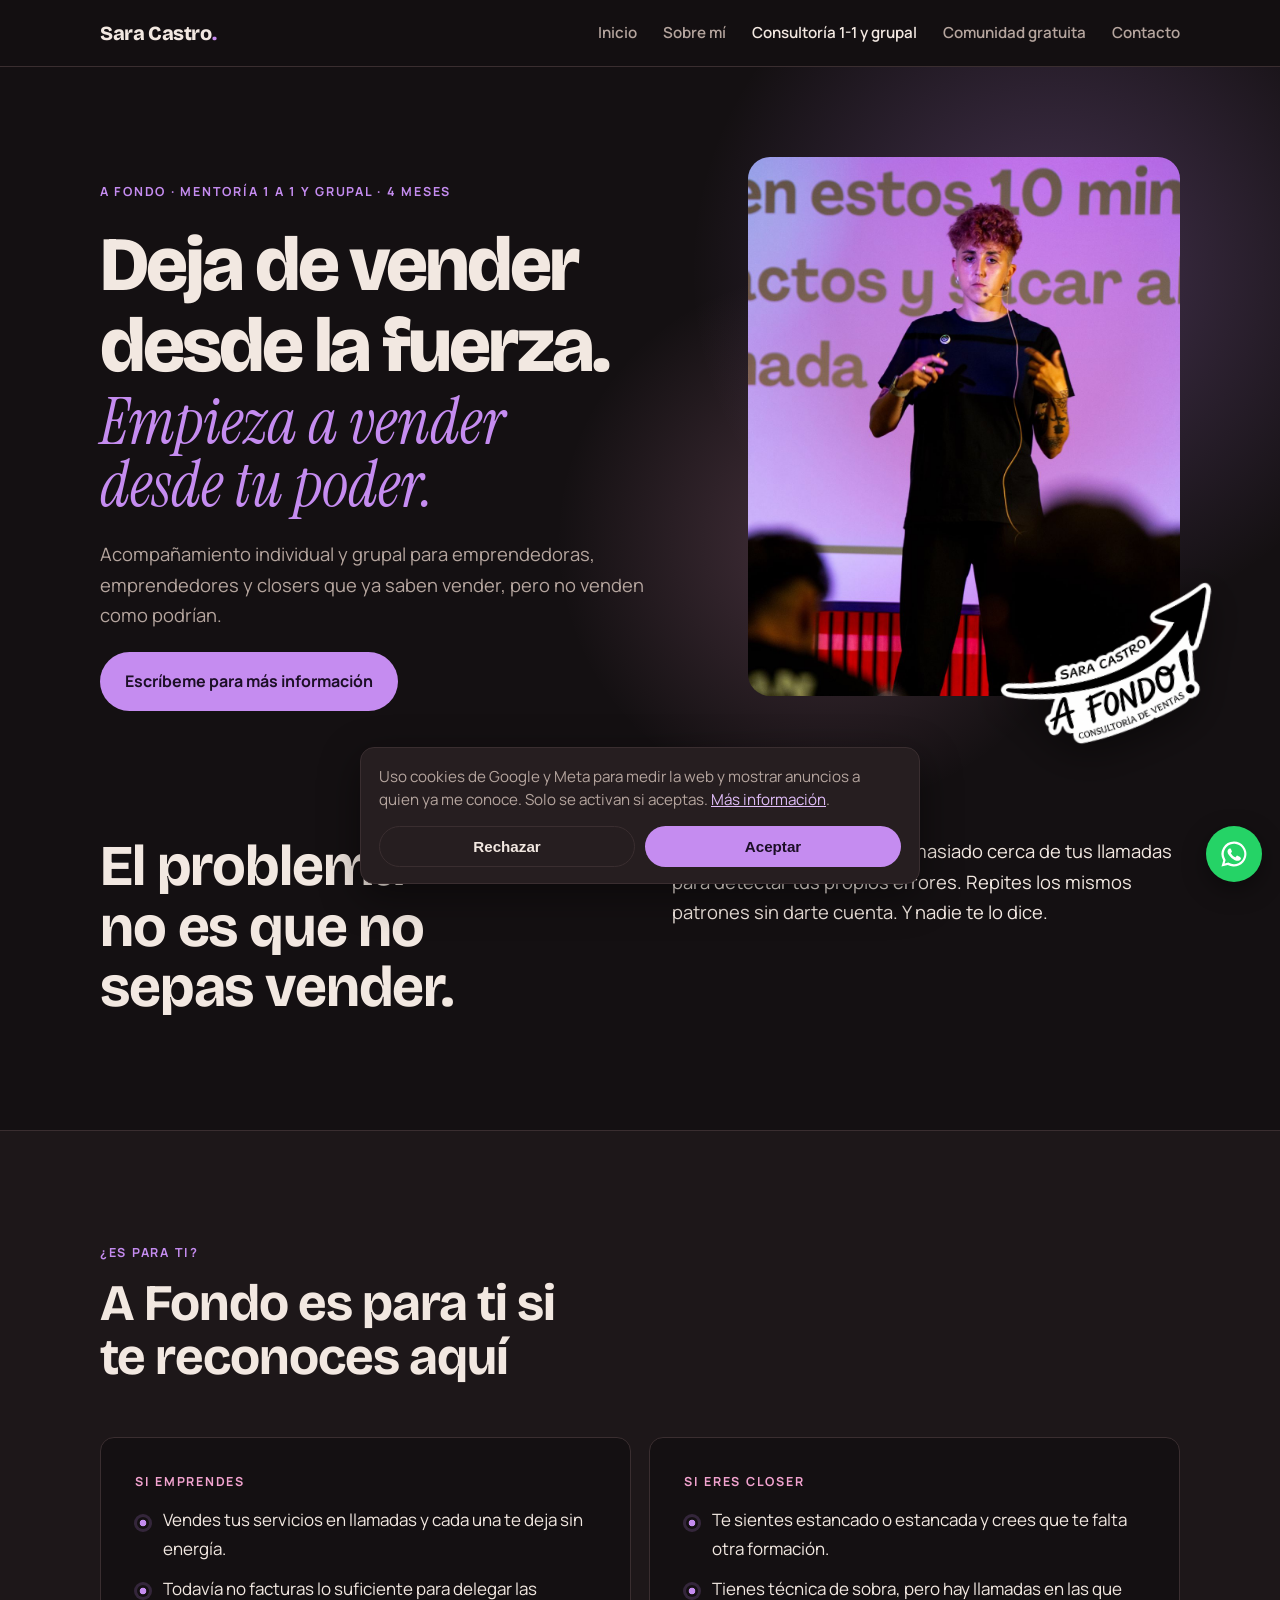
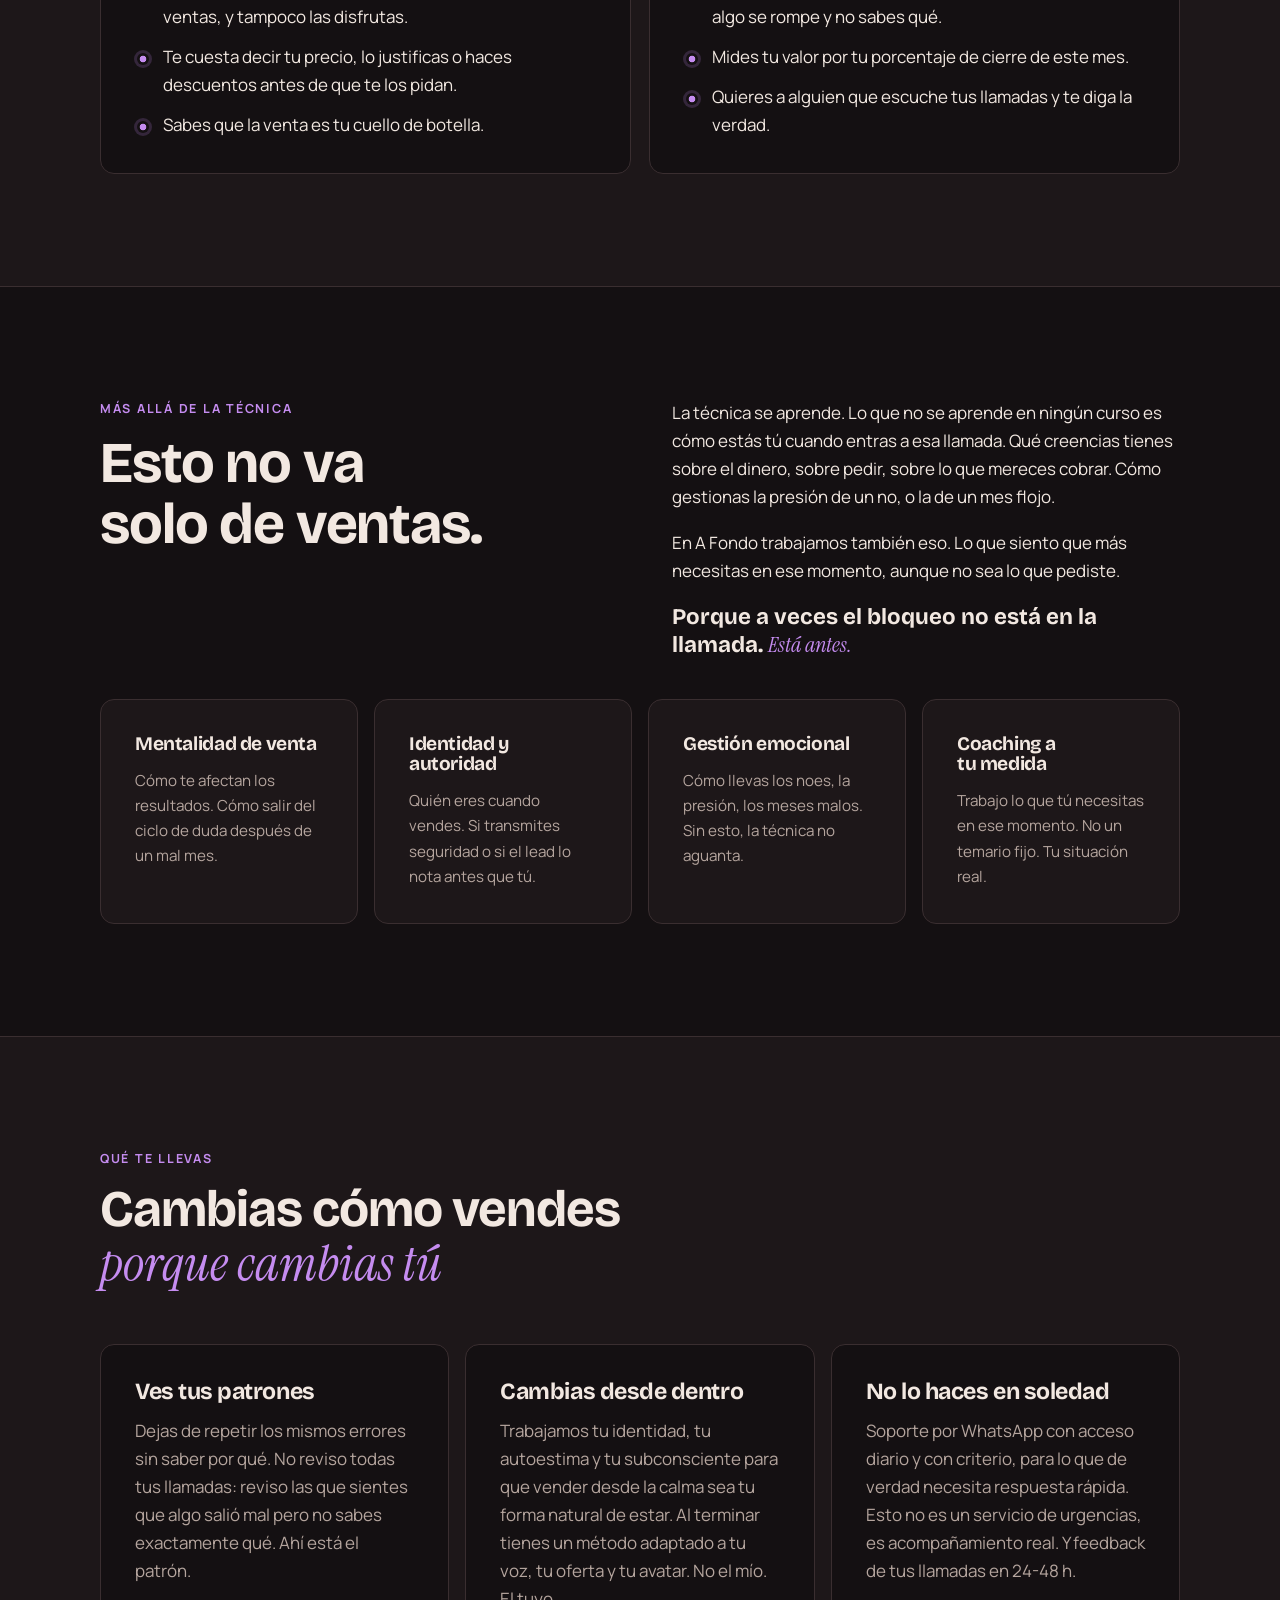
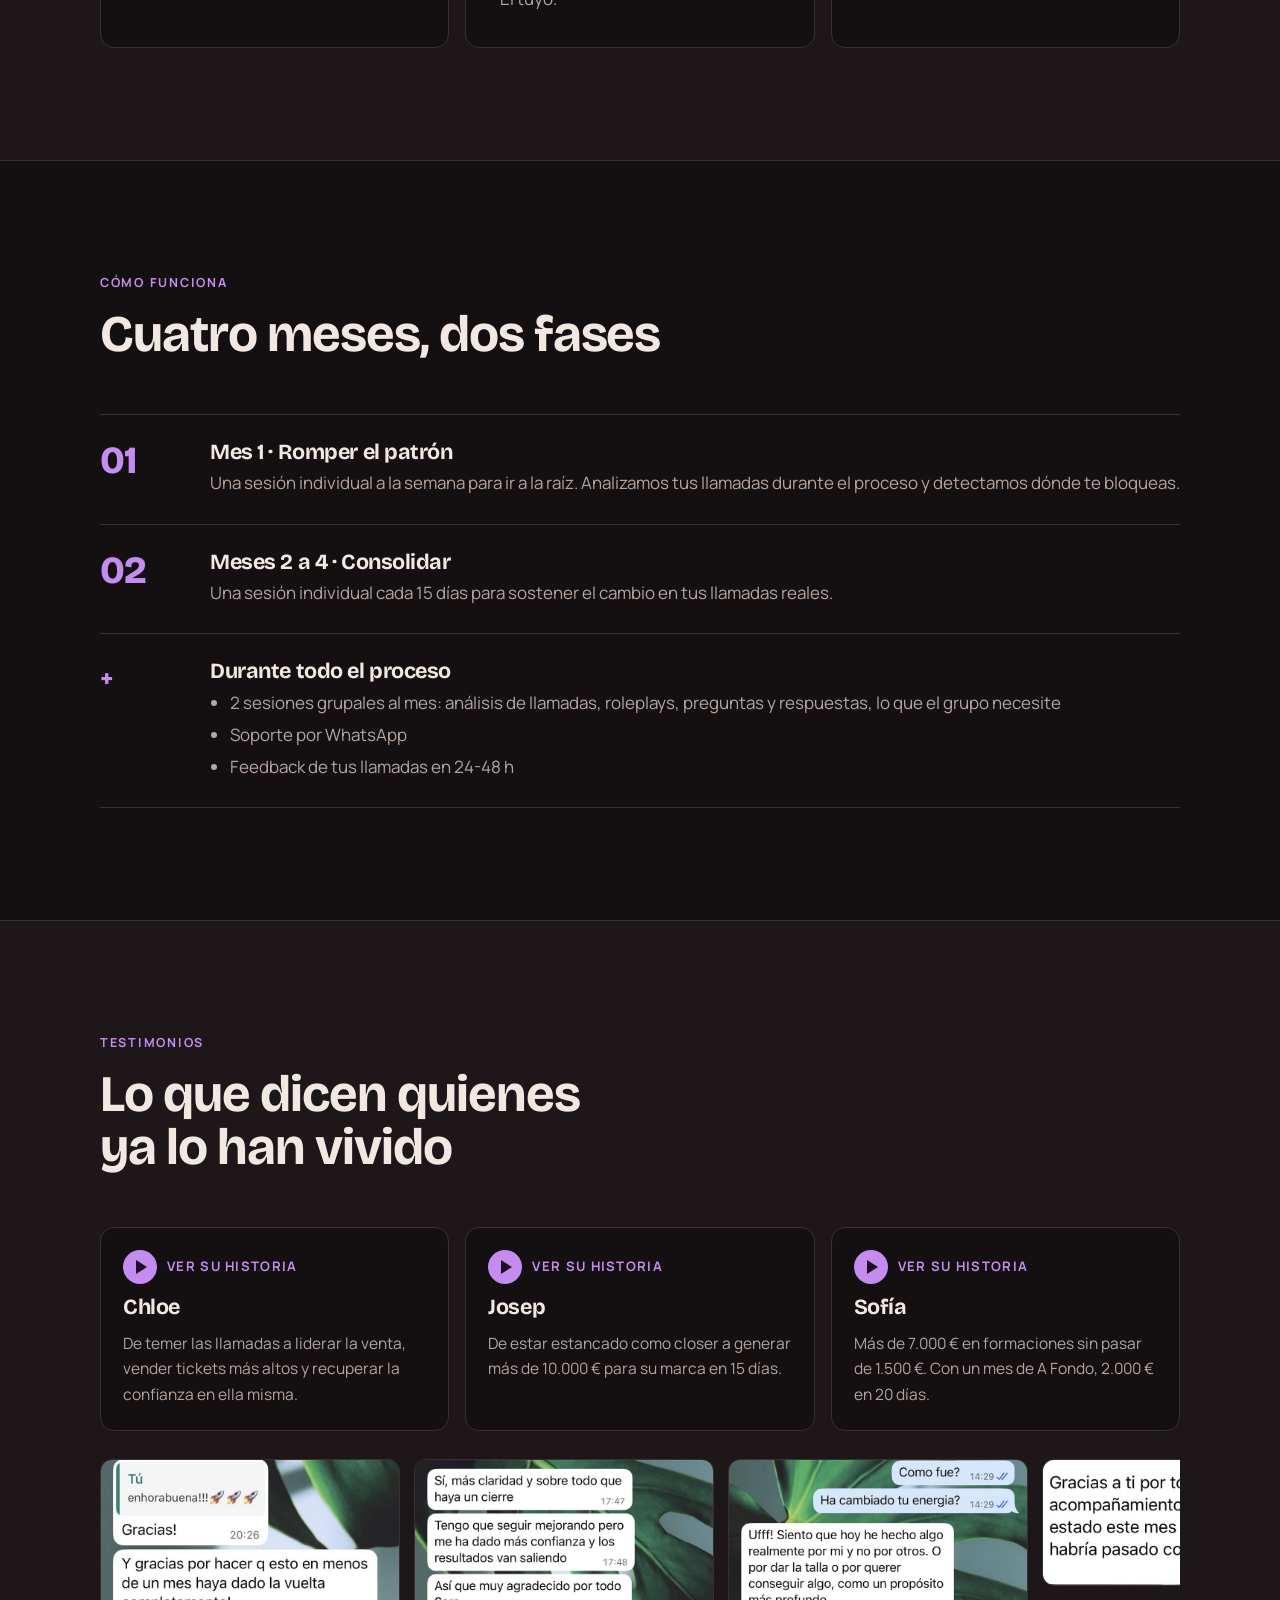
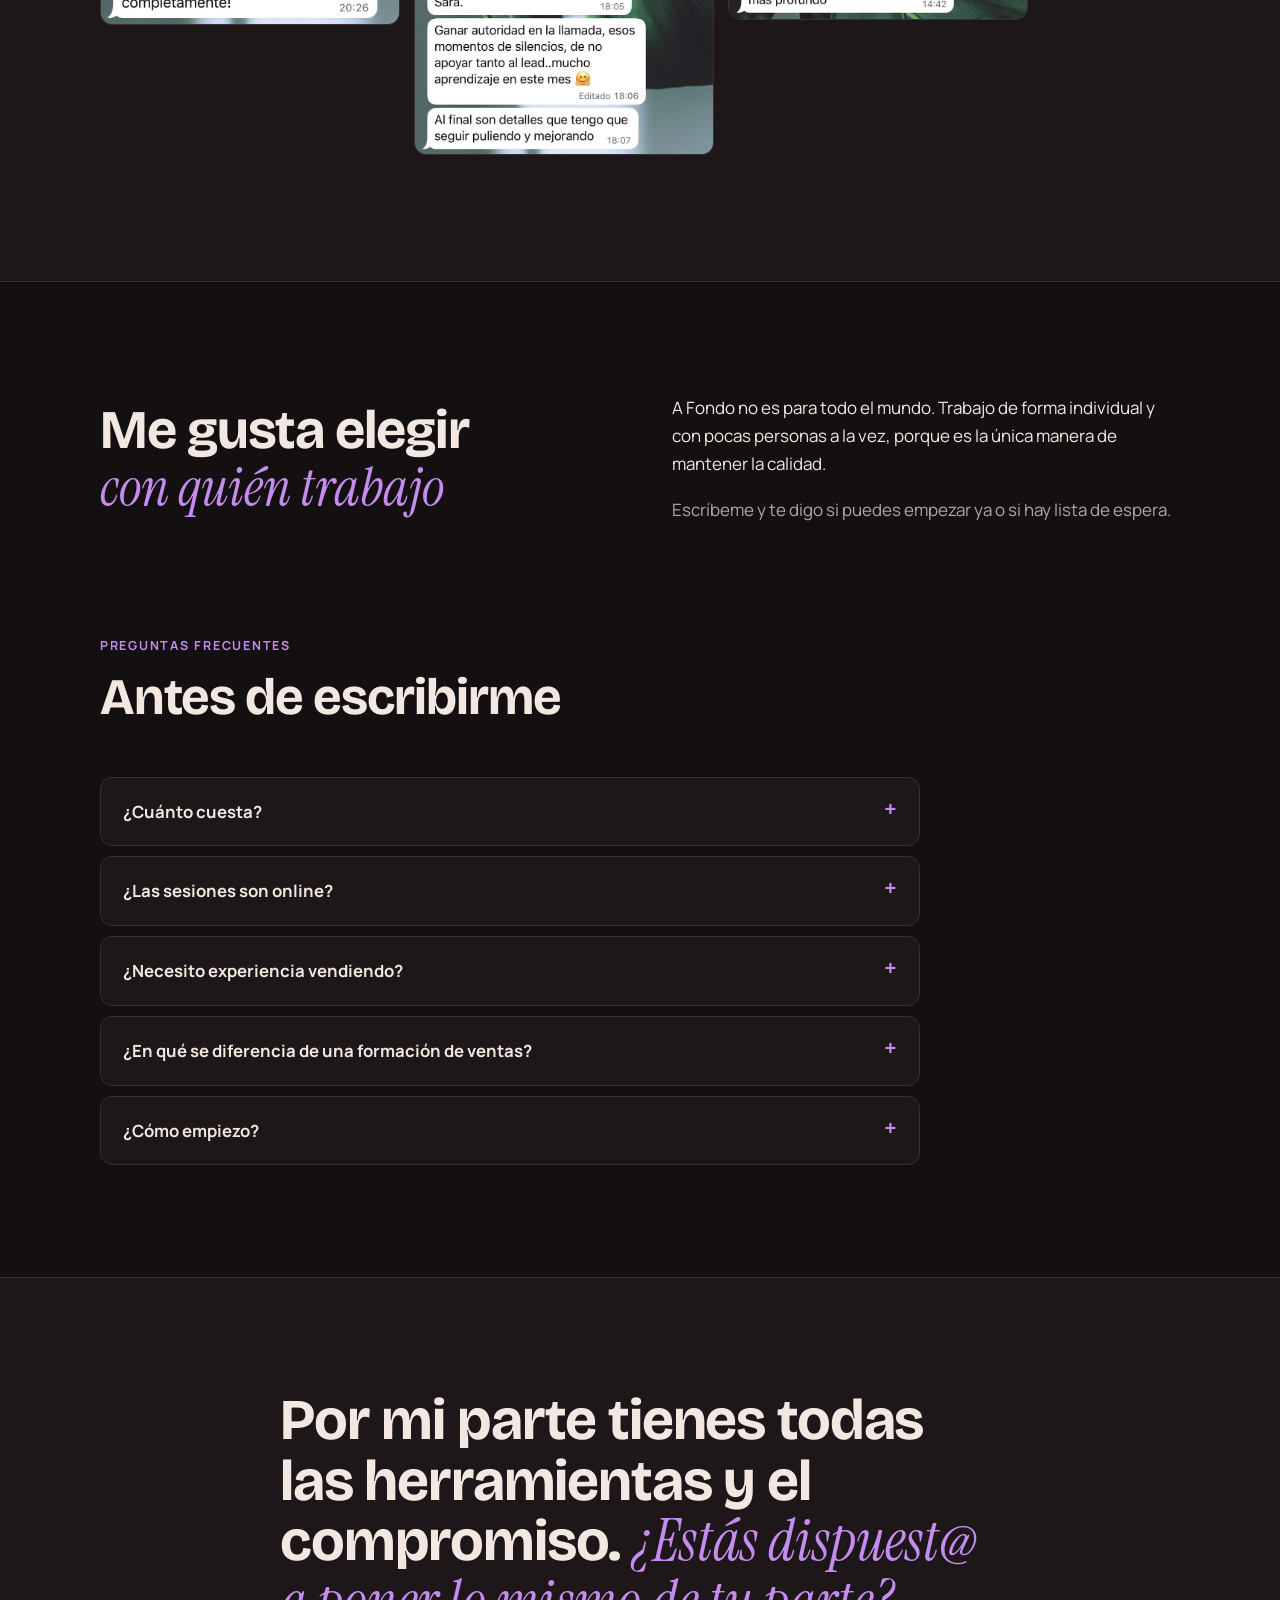
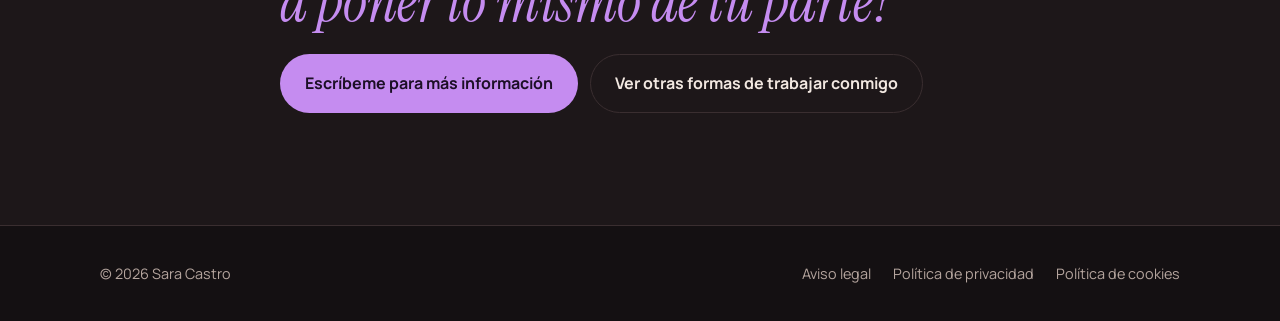
<file: a-fondo.html>
<!doctype html>
<html lang="es">
<head>
<meta charset="utf-8">
<meta name="viewport" content="width=device-width, initial-scale=1, viewport-fit=cover">
<title>A Fondo · Sara Castro</title>
<meta name="description" content="A Fondo: mentoría 1 a 1 y grupal de 4 meses para dejar de vender desde la fuerza y empezar a vender desde tu poder.">
<link rel="preconnect" href="https://fonts.googleapis.com">
<link rel="preconnect" href="https://fonts.gstatic.com" crossorigin>
<link rel="stylesheet" href="https://fonts.googleapis.com/css2?family=Bricolage+Grotesque:opsz,wght@12..96,600;12..96,700;12..96,800&family=Instrument+Serif:ital@1&family=Manrope:wght@400;500;600;700;800&display=swap">
<link rel="stylesheet" href="/styles.css">
<meta property="og:title" content="A Fondo · Sara Castro">
<meta property="og:image" content="https://saracastro.es/img/sara-escenario.jpg">
<link rel="icon" href="/img/favicon.png">
</head>
<body>

<header class="nav">
  <div class="wrap">
    <a class="brand" href="/">Sara Castro<span>.</span></a>
    <button class="menu-btn" id="menu-btn" aria-expanded="false" aria-controls="menu" aria-label="Abrir menú">☰</button>
    <ul class="menu" id="menu">
      <li><a href="/">Inicio</a></li>
      <li><a href="/#historia">Sobre mí</a></li>
      <li><a class="star" href="/a-fondo" aria-current="page">Consultoría 1-1 y grupal</a></li>
      <li><a data-lead="comunidad" href="https://chat.whatsapp.com/LquNqSfmQPj9tQR3sqsKfj" target="_blank" rel="noopener">Comunidad gratuita</a></li>
      <li><a href="/#contacto">Contacto</a></li>
    </ul>
  </div>
</header>

<main>
  <!-- HERO -->
  <section class="hero">
    <div class="wrap">
      <div class="hero-copy">
        <p class="eyebrow">A Fondo · Mentoría 1 a 1 y grupal · 4 meses</p>
        <h1 style="font-size:clamp(2.6rem,6.4vw,4.8rem)">Deja de vender desde la fuerza. <em class="s">Empieza a vender desde tu poder.</em></h1>
        <p class="lead">Acompañamiento individual y grupal para emprendedoras, emprendedores y closers que ya saben vender, pero no venden como podrían.</p>
        <div class="btns">
          <a data-lead="whatsapp" class="btn btn-primary" href="https://wa.me/34694283962?text=Hola%20Sara%2C%20vengo%20de%20tu%20web%20y%20quiero%20m%C3%A1s%20informaci%C3%B3n%20sobre%20A%20Fondo" target="_blank" rel="noopener">Escríbeme para más información</a>
        </div>
      </div>
      <div class="hero-media">
      <img class="hero-sticker" src="/img/logo-a-fondo.png" alt="Logo de A Fondo, consultoría de ventas de Sara Castro" width="700" height="610">
      <figure class="hero-photo" style="margin:0">
        <img src="/img/sara-escenario.jpg" alt="Sara Castro hablando en un escenario" width="1100" height="1373">
      </figure>
      </div>
    </div>
  </section>

  <!-- PROBLEMA -->
  <section style="padding-top:0">
    <div class="wrap problem">
      <h2>El problema no es que no sepas vender.</h2>
      <div class="prose">
        <p class="lead" style="color:var(--text)">El problema es que estás demasiado cerca de tus llamadas para detectar tus propios errores. Repites los mismos patrones sin darte cuenta. Y nadie te lo dice.</p>
      </div>
    </div>
  </section>

  <!-- PARA TI -->
  <section style="background:var(--panel);border-block:1px solid var(--line)">
    <div class="wrap">
      <div class="sec-head">
        <p class="eyebrow">¿Es para ti?</p>
        <h2>A Fondo es para ti si te reconoces aquí</h2>
      </div>
      <div class="duo">
        <div class="card" style="background:var(--ink)">
          <p class="who">Si emprendes</p>
          <ul class="ticks">
            <li>Vendes tus servicios en llamadas y cada una te deja sin energía.</li>
            <li>Todavía no facturas lo suficiente para delegar las ventas, y tampoco las disfrutas.</li>
            <li>Te cuesta decir tu precio, lo justificas o haces descuentos antes de que te los pidan.</li>
            <li>Sabes que la venta es tu cuello de botella.</li>
          </ul>
        </div>
        <div class="card" style="background:var(--ink)">
          <p class="who">Si eres closer</p>
          <ul class="ticks">
            <li>Te sientes estancado o estancada y crees que te falta otra formación.</li>
            <li>Tienes técnica de sobra, pero hay llamadas en las que algo se rompe y no sabes qué.</li>
            <li>Mides tu valor por tu porcentaje de cierre de este mes.</li>
            <li>Quieres a alguien que escuche tus llamadas y te diga la verdad.</li>
          </ul>
        </div>
      </div>
    </div>
  </section>

  <!-- NO SOLO VENTAS -->
  <section>
    <div class="wrap">
      <div class="problem">
        <div style="display:grid;gap:14px">
          <p class="eyebrow">Más allá de la técnica</p>
          <h2>Esto no va solo de ventas.</h2>
        </div>
        <div class="prose">
          <p>La técnica se aprende. Lo que no se aprende en ningún curso es cómo estás tú cuando entras a esa llamada. Qué creencias tienes sobre el dinero, sobre pedir, sobre lo que mereces cobrar. Cómo gestionas la presión de un no, o la de un mes flojo.</p>
          <p>En A Fondo trabajamos también eso. Lo que siento que más necesitas en ese momento, aunque no sea lo que pediste.</p>
          <p style="font-family:var(--display);font-size:1.4rem;font-weight:700;line-height:1.25">Porque a veces el bloqueo no está en la llamada. <em class="s">Está antes.</em></p>
        </div>
      </div>
      <div class="areas">
        <div class="card"><h3>Mentalidad de venta</h3><p>Cómo te afectan los resultados. Cómo salir del ciclo de duda después de un mal mes.</p></div>
        <div class="card"><h3>Identidad y autoridad</h3><p>Quién eres cuando vendes. Si transmites seguridad o si el lead lo nota antes que tú.</p></div>
        <div class="card"><h3>Gestión emocional</h3><p>Cómo llevas los noes, la presión, los meses malos. Sin esto, la técnica no aguanta.</p></div>
        <div class="card"><h3>Coaching a tu medida</h3><p>Trabajo lo que tú necesitas en ese momento. No un temario fijo. Tu situación real.</p></div>
      </div>
    </div>
  </section>

  <!-- QUÉ TE LLEVAS -->
  <section style="background:var(--panel);border-block:1px solid var(--line)">
    <div class="wrap">
      <div class="sec-head">
        <p class="eyebrow">Qué te llevas</p>
        <h2>Cambias cómo vendes <em class="s">porque cambias tú</em></h2>
      </div>
      <div class="gets">
        <div class="card" style="background:var(--ink)">
          <h3>Ves tus patrones</h3>
          <p>Dejas de repetir los mismos errores sin saber por qué. No reviso todas tus llamadas: reviso las que sientes que algo salió mal pero no sabes exactamente qué. Ahí está el patrón.</p>
        </div>
        <div class="card" style="background:var(--ink)">
          <h3>Cambias desde dentro</h3>
          <p>Trabajamos tu identidad, tu autoestima y tu subconsciente para que vender desde la calma sea tu forma natural de estar. Al terminar tienes un método adaptado a tu voz, tu oferta y tu avatar. No el mío. El tuyo.</p>
        </div>
        <div class="card" style="background:var(--ink)">
          <h3>No lo haces en soledad</h3>
          <p>Soporte por WhatsApp con acceso diario y con criterio, para lo que de verdad necesita respuesta rápida. Esto no es un servicio de urgencias, es acompañamiento real. Y feedback de tus llamadas en 24-48 h.</p>
        </div>
      </div>
    </div>
  </section>

  <!-- CÓMO FUNCIONA -->
  <section>
    <div class="wrap">
      <div class="sec-head">
        <p class="eyebrow">Cómo funciona</p>
        <h2>Cuatro meses, dos fases</h2>
      </div>
      <div class="phases">
        <div class="phase">
          <p class="n">01</p>
          <div>
            <h3>Mes 1 · Romper el patrón</h3>
            <p>Una sesión individual a la semana para ir a la raíz. Analizamos tus llamadas durante el proceso y detectamos dónde te bloqueas.</p>
          </div>
        </div>
        <div class="phase">
          <p class="n">02</p>
          <div>
            <h3>Meses 2 a 4 · Consolidar</h3>
            <p>Una sesión individual cada 15 días para sostener el cambio en tus llamadas reales.</p>
          </div>
        </div>
        <div class="phase">
          <p class="n" style="font-size:1.6rem;padding-top:6px">+</p>
          <div>
            <h3>Durante todo el proceso</h3>
            <ul>
              <li>2 sesiones grupales al mes: análisis de llamadas, roleplays, preguntas y respuestas, lo que el grupo necesite</li>
              <li>Soporte por WhatsApp</li>
              <li>Feedback de tus llamadas en 24-48 h</li>
            </ul>
          </div>
        </div>
      </div>
    </div>
  </section>

  <!-- TESTIMONIOS -->
  <section style="background:var(--panel);border-block:1px solid var(--line)">
    <div class="wrap">
      <div class="sec-head">
        <p class="eyebrow">Testimonios</p>
        <h2>Lo que dicen quienes ya lo han vivido</h2>
      </div>
      <div class="videos">
        <a class="video" href="https://youtu.be/P0o0EuMHgPg" target="_blank" rel="noopener" style="background:var(--ink)">
          <span class="play"><i></i>Ver su historia</span>
          <h3>Chloe</h3>
          <p>De temer las llamadas a liderar la venta, vender tickets más altos y recuperar la confianza en ella misma.</p>
        </a>
        <a class="video" href="https://youtu.be/dyt1H5SLVJk" target="_blank" rel="noopener" style="background:var(--ink)">
          <span class="play"><i></i>Ver su historia</span>
          <h3>Josep</h3>
          <p>De estar estancado como closer a generar más de 10.000 € para su marca en 15 días.</p>
        </a>
        <a class="video" href="https://youtu.be/i_6_UkIQV9c" target="_blank" rel="noopener" style="background:var(--ink)">
          <span class="play"><i></i>Ver su historia</span>
          <h3>Sofía</h3>
          <p>Más de 7.000 € en formaciones sin pasar de 1.500 €. Con un mes de A Fondo, 2.000 € en 20 días.</p>
        </a>
      </div>
      <div class="shots" style="margin-top:28px" tabindex="0" aria-label="Capturas de mensajes de clientes">
        <figure><img src="/img/t-vuelta.jpg" alt="Mensaje: en menos de un mes ha dado la vuelta completamente" loading="lazy"></figure>
        <figure><img src="/img/t-confianza.jpg" alt="Mensaje: me ha dado más confianza y los resultados van saliendo" loading="lazy"></figure>
        <figure><img src="/img/t-energia.jpg" alt="Mensaje: siento que hoy he hecho algo realmente por mí" loading="lazy"></figure>
        <figure><img src="/img/t-salud.jpg" alt="Mensaje: si no hubieras estado este mes conmigo no sé qué habría pasado con mi salud mental" loading="lazy"></figure>
      </div>
    </div>
  </section>

  <!-- CÓMO ELIJO -->
  <section>
    <div class="wrap choose">
      <h2 style="font-size:clamp(2.2rem,5vw,3.4rem)">Me gusta elegir <em class="s">con quién trabajo</em></h2>
      <div class="prose">
        <p>A Fondo no es para todo el mundo. Trabajo de forma individual y con pocas personas a la vez, porque es la única manera de mantener la calidad.</p>
        <p class="soft">Escríbeme y te digo si puedes empezar ya o si hay lista de espera.</p>
      </div>
    </div>
  </section>

  <!-- FAQ -->
  <section style="padding-top:0">
    <div class="wrap">
      <div class="sec-head">
        <p class="eyebrow">Preguntas frecuentes</p>
        <h2>Antes de escribirme</h2>
      </div>
      <div class="faq">
        <details><summary>¿Cuánto cuesta?</summary><p>Depende de tu caso. Escríbeme, hablamos y te cuento todo.</p></details>
        <details><summary>¿Las sesiones son online?</summary><p>Sí, todas son por videollamada.</p></details>
        <details><summary>¿Necesito experiencia vendiendo?</summary><p>Sí. A Fondo es para quien ya hace llamadas de venta. Si todavía no vendes, escríbeme y vemos qué te encaja.</p></details>
        <details><summary>¿En qué se diferencia de una formación de ventas?</summary><p>No te doy más guiones. Trabajamos quién eres cuando vendes, que es lo que de verdad cambia tus cierres.</p></details>
        <details><summary>¿Cómo empiezo?</summary><p>Escríbeme por WhatsApp, tenemos una conversación y vemos si A Fondo es para ti y si puedes empezar ya o hay lista de espera.</p></details>
      </div>
    </div>
  </section>

  <!-- CTA FINAL -->
  <section style="background:var(--panel);border-top:1px solid var(--line)">
    <div class="wrap final">
      <h2>Por mi parte tienes todas las herramientas y el compromiso. <em class="s">¿Estás dispuest@ a poner lo mismo de tu parte?</em></h2>
      <div class="btns">
        <a data-lead="whatsapp" class="btn btn-primary" href="https://wa.me/34694283962?text=Hola%20Sara%2C%20vengo%20de%20tu%20web%20y%20quiero%20m%C3%A1s%20informaci%C3%B3n%20sobre%20A%20Fondo" target="_blank" rel="noopener">Escríbeme para más información</a>
        <a class="btn btn-ghost" href="/#formas">Ver otras formas de trabajar conmigo</a>
      </div>
    </div>
  </section>
</main>

<footer>
  <div class="wrap">
    <p>© 2026 Sara Castro</p>
    <nav aria-label="Textos legales">
      <a href="/aviso-legal">Aviso legal</a>
      <a href="/privacidad">Política de privacidad</a>
      <a href="/cookies">Política de cookies</a>
    </nav>
  </div>
</footer>

<a data-lead="whatsapp" class="wa-float" href="https://wa.me/34694283962?text=Hola%20Sara%2C%20vengo%20de%20tu%20web%20y%20quiero%20m%C3%A1s%20informaci%C3%B3n%20sobre%20A%20Fondo" target="_blank" rel="noopener" aria-label="Escríbeme por WhatsApp">
  <svg viewBox="0 0 24 24" aria-hidden="true"><path d="M12 2a10 10 0 0 0-8.6 15.1L2 22l5-1.3A10 10 0 1 0 12 2Zm0 18.2a8.2 8.2 0 0 1-4.2-1.2l-.3-.2-3 .8.8-2.9-.2-.3A8.2 8.2 0 1 1 12 20.2Zm4.5-6.1c-.2-.1-1.5-.7-1.7-.8-.2-.1-.4-.1-.6.1l-.8 1c-.1.2-.3.2-.5.1a6.7 6.7 0 0 1-3.3-2.9c-.3-.4.2-.4.7-1.4.1-.2 0-.3 0-.4l-.8-1.8c-.2-.5-.4-.4-.6-.4h-.5a1 1 0 0 0-.7.3 3 3 0 0 0-.9 2.2 5.2 5.2 0 0 0 1.1 2.7 11.8 11.8 0 0 0 4.5 4c1.7.7 2.3.8 3.2.6a2.7 2.7 0 0 0 1.8-1.2 2.2 2.2 0 0 0 .1-1.2c0-.1-.2-.2-.4-.3Z"/></svg>
</a>

<script>
(function(){
  var b=document.getElementById('menu-btn'),m=document.getElementById('menu');
  b.addEventListener('click',function(){var o=m.classList.toggle('open');b.setAttribute('aria-expanded',o);b.textContent=o?'✕':'☰';});
  m.addEventListener('click',function(e){if(e.target.tagName==='A'){m.classList.remove('open');b.setAttribute('aria-expanded','false');b.textContent='☰';}});
})();
</script>
<script src="/consent.js" defer></script>
<script src="/lead.js" defer></script>
</body>
</html>
</file>
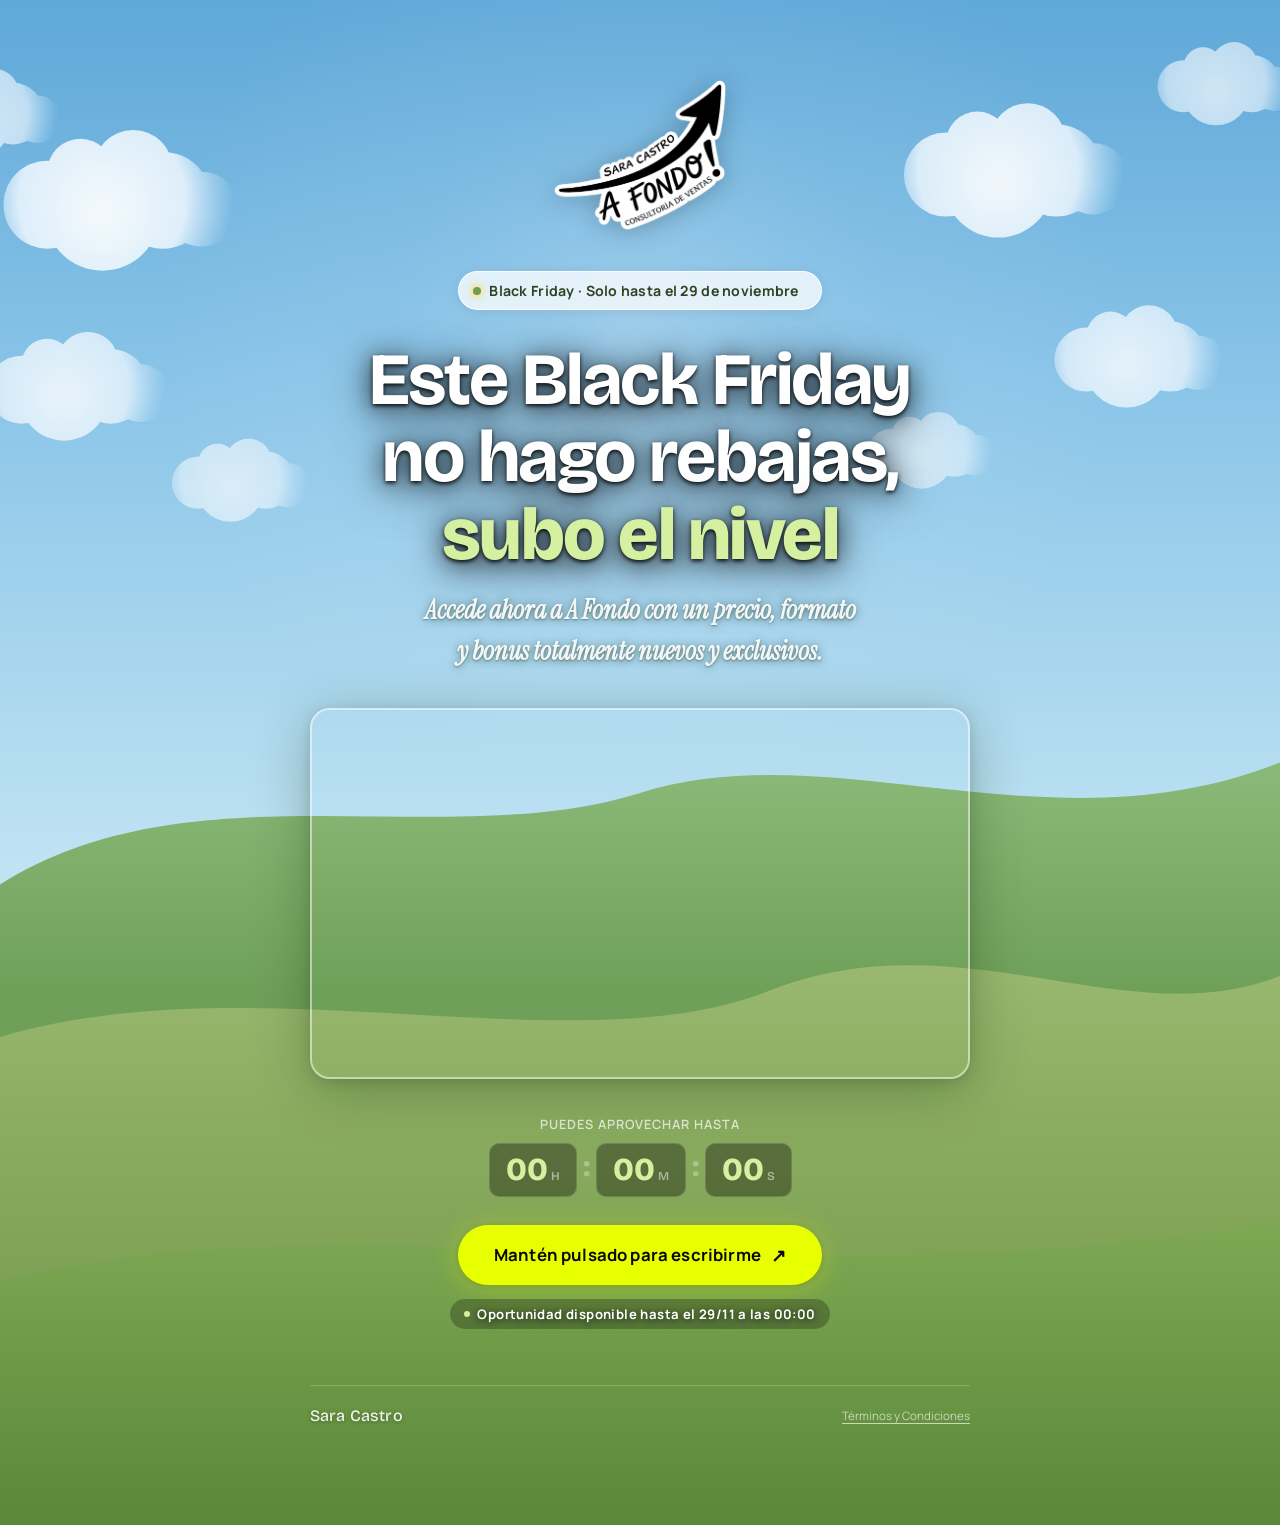
<file: AFondo.html>
<!doctype html>
<html lang="es">
<head>
<meta charset="utf-8">
<meta name="viewport" content="width=device-width, initial-scale=1, viewport-fit=cover">
<title>A Fondo · Sara Castro</title>
<meta name="description" content="Mentoría de ventas desde la identidad para closers y emprendedoras que ya venden. Sin guiones complejos, sin fórmulas para rebatir objeciones y sin urgencias inventadas.">
<meta property="og:type" content="website">
<meta property="og:url" content="https://www.saracastro.es/AFondo">
<meta property="og:title" content="A Fondo · Lleva tus ventas al siguiente nivel como consecuencia de liderarte">
<meta property="og:description" content="Para closers y emprendedoras que ya venden. Mentoría de ventas desde la identidad con Sara Castro.">
<meta property="og:image" content="https://www.saracastro.es/og-afondo.jpg">
<meta property="og:image:width" content="1080">
<meta property="og:image:height" content="1080">
<meta name="twitter:card" content="summary_large_image">
<meta name="theme-color" content="#5fa8d8">
<link rel="icon" href="/favicon.png">
<link rel="preconnect" href="https://fonts.googleapis.com">
<link rel="preconnect" href="https://fonts.gstatic.com" crossorigin>
<link rel="stylesheet" href="https://fonts.googleapis.com/css2?family=Bricolage+Grotesque:opsz,wght@12..96,600;12..96,700;12..96,800&family=Instrument+Serif:ital@1&family=Manrope:wght@400;500;600;700;800&display=swap">

<style>
  :root {
    --pistachio: #9ab870;
    --pistachio-dark: #7a9a52;
    --fg-dark: #1a2a10;
    --fg-mid: #2e4420;
    --fg-light: #4a6630;
    --btn-bg: #2e4420;
    --btn-hover: #1a2a10;
    --btn-fg: #ffffff;
    --pill-bg: rgba(255,255,255,0.75);
  }

  *, *::before, *::after { box-sizing: border-box; margin: 0; padding: 0; }
  html { min-height: 100%; position: relative; }

  body {
    min-height: 100%;
    font-family: 'Manrope', 'Helvetica Neue', Arial, sans-serif;
    color: var(--fg-dark);
    -webkit-font-smoothing: antialiased;
    padding-left: max(16px, env(safe-area-inset-left, 0px));
    padding-right: max(16px, env(safe-area-inset-right, 0px));
    padding-block: 0;
    position: relative;
    }

  .bg-canvas {
    position: absolute;
    inset: 0;
    width: 100%;
    z-index: 0;
    pointer-events: none;
  }

  .page {
    position: relative;
    z-index: 1;
    max-width: 880px;
    margin: 0 auto;
    padding-block: clamp(48px, 10vw, 80px) clamp(60px, 10vw, 100px);
    display: flex;
    flex-direction: column;
    align-items: center;
    text-align: center;
    gap: 0;
  }

  /* Logo */
  .logo-wrap { margin-bottom: 36px; }
  .logo-img {
    height: 150px;
    width: auto;
    filter: drop-shadow(0 2px 12px rgba(0,0,0,0.25));
  }

  /* Pill */
  .pill {
    display: inline-flex;
    align-items: center;
    gap: 8px;
    background: var(--pill-bg);
    border: 1px solid rgba(255,255,255,0.9);
    border-radius: 100px;
    padding: 9px 22px 9px 14px;
    font-size: 0.88rem;
    font-weight: 700;
    color: var(--fg-mid);
    letter-spacing: 0.02em;
    backdrop-filter: blur(10px);
    -webkit-backdrop-filter: blur(10px);
    margin-bottom: 32px;
    box-shadow: 0 2px 12px rgba(0,0,0,0.08);
  }
  .pill-dot {
    width: 8px; height: 8px;
    border-radius: 50%;
    box-shadow: 0 0 6px 2px rgba(255, 220, 60, 0.7);
    background: var(--pistachio-dark);
    flex-shrink: 0;
  }

  /* Headline — directo sobre el fondo, sin caja */
  .headline-wrap {
    max-width: 860px;
    width: 100%;
    margin-bottom: 36px;
    padding: 0 8px;
  }

  .headline {
    font-family: 'Bricolage Grotesque', 'Helvetica Neue', Arial, sans-serif;
    font-weight: 900;
    letter-spacing: -0.02em;
    font-weight: 700;
    font-size: clamp(2.8rem, 6.4vw, 4.6rem);
    line-height: 1.05;
    color: #ffffff;
    text-wrap: pretty;
    white-space: normal;
    margin-bottom: 16px;
    text-shadow:
      0 2px 4px rgba(0,0,0,0.9),
      0 4px 24px rgba(0,0,0,0.75),
      0 8px 48px rgba(0,0,0,0.5);
  }

  .headline em {
    font-style: normal;
    font-weight: 800;
    color: #d4f0a0;
  }

  .sub {
    font-family: 'Instrument Serif', Georgia, 'Times New Roman', serif;
    font-style: italic;
    font-weight: 600;
    font-size: clamp(1.2rem, 3.5vw, 1.65rem);
    color: rgba(255,255,255,0.92);
    line-height: 1.55;
    text-shadow: 0 1px 8px rgba(20,50,10,0.5), 0 1px 2px rgba(0,0,0,0.3);
    white-space: normal;
  }

  /* Video */
  .video-wrap {
    width: 100%;
    max-width: 660px;
    aspect-ratio: 16 / 9;
    border-radius: 20px;
    overflow: hidden;
    margin-bottom: 36px;
    box-shadow: 0 12px 56px rgba(20,50,10,0.3), 0 3px 12px rgba(20,50,10,0.15);
    border: 2px solid rgba(255,255,255,0.5);
  }

  .video-wrap iframe { width: 100%; height: 100%; border: none; display: block; }

  .video-placeholder {
    width: 100%; height: 100%;
    background: linear-gradient(135deg, #2e4420 0%, #1a2a10 100%);
    display: flex;
    flex-direction: column;
    align-items: center;
    justify-content: center;
    gap: 14px;
    color: rgba(255,255,255,0.55);
    font-size: 0.8rem;
    letter-spacing: 0.06em;
    text-transform: uppercase;
  }

  /* CTA */
  .cta {
    display: inline-flex;
    align-items: center;
    gap: 10px;
    background: #e8ff00;
    color: #0a0a0a;
    text-decoration: none;
    font-size: 1.05rem;
    font-weight: 700;
    padding: 18px 36px;
    border-radius: 100px;
    letter-spacing: 0.01em;
    transition: background 0.18s, transform 0.14s, box-shadow 0.18s;
    box-shadow: 0 4px 28px rgba(232,255,0,0.35), 0 1px 6px rgba(0,0,0,0.2);
    margin-bottom: 14px;
  }
  .cta:hover { background: #d4eb00; transform: translateY(-2px); box-shadow: 0 8px 32px rgba(232,255,0,0.4); }
  .cta:active { transform: translateY(0); }
  .cta-arrow { transition: transform 0.15s; font-size: 1.1rem; }
  .cta:hover .cta-arrow { transform: translateX(3px); }

  .note {
    display: inline-flex;
    align-items: center;
    gap: 7px;
    font-size: 0.82rem;
    font-weight: 700;
    color: #ffffff;
    letter-spacing: 0.03em;
    text-shadow: 0 1px 6px rgba(0,0,0,0.6), 0 2px 12px rgba(0,0,0,0.4);
    background: rgba(0,0,0,0.25);
    padding: 6px 14px;
    border-radius: 100px;
    backdrop-filter: blur(6px);
    -webkit-backdrop-filter: blur(6px);
  }
  .note-dot { width: 6px; height: 6px; border-radius: 50%; background: #d4f0a0; flex-shrink: 0; }

  /* Countdown */
  .countdown-wrap {
    display: flex;
    flex-direction: column;
    align-items: center;
    gap: 10px;
    margin-bottom: 28px;
  }
  .countdown-label {
    font-size: 0.8rem;
    font-weight: 600;
    color: rgba(255,255,255,0.7);
    letter-spacing: 0.08em;
    text-transform: uppercase;
    margin: 0;
  }
  .countdown {
    display: flex;
    align-items: center;
    gap: 6px;
    font-family: 'Bricolage Grotesque', sans-serif;
  }
  .cd-block {
    background: rgba(0,0,0,0.35);
    border: 1px solid rgba(255,255,255,0.15);
    border-radius: 10px;
    padding: 10px 16px;
    display: flex;
    align-items: baseline;
    gap: 3px;
    backdrop-filter: blur(6px);
    -webkit-backdrop-filter: blur(6px);
  }
  .cd-num {
    font-size: 2rem;
    font-weight: 800;
    color: #d4f0a0;
    line-height: 1;
    min-width: 2ch;
    text-align: center;
  }
  .cd-unit {
    font-size: 0.75rem;
    font-weight: 600;
    color: rgba(255,255,255,0.5);
    text-transform: uppercase;
  }
  .cd-sep {
    font-size: 1.8rem;
    font-weight: 800;
    color: rgba(255,255,255,0.3);
    line-height: 1;
    padding-bottom: 4px;
  }

  /* Footer */
  footer {
    margin-top: 56px;
    padding-top: 20px;
    border-top: 1px solid rgba(255,255,255,0.2);
    width: 100%;
    max-width: 660px;
    display: flex;
    align-items: center;
    justify-content: space-between;
    gap: 16px;
    flex-wrap: wrap;
  }
  .footer-name {
    font-family: 'Bricolage Grotesque', 'Helvetica Neue', Arial, sans-serif;
    font-weight: 500;
    font-size: 1rem;
    letter-spacing: 0.01em;
    color: rgba(255,255,255,0.9);
    text-shadow: 0 1px 4px rgba(0,0,0,0.3);
  }
  footer a {
    font-size: 0.72rem;
    color: rgba(255,255,255,0.65);
    text-decoration: underline;
    text-underline-offset: 3px;
  }
  footer a:hover { color: rgba(255,255,255,0.9); }

  @media (max-width: 520px) {
    /* Móvil: cielo como la web de referencia, sin canvas (más ligero) */
    .bg-canvas { display: none; }
    html { background: #6b9048; }
    body {
      min-height: 100svh;
      background:
        radial-gradient(ellipse 70% 18% at 12% 14%, rgba(255,255,255,0.55), transparent 70%),
        radial-gradient(ellipse 60% 14% at 92% 26%, rgba(255,255,255,0.45), transparent 70%),
        linear-gradient(180deg, #4f97cc 0%, #6fb0dc 45%, #9fcfe9 78%, #8bba78 92%, #6b9048 100%);
      padding-left: max(20px, env(safe-area-inset-left, 0px));
      padding-right: max(20px, env(safe-area-inset-right, 0px));
    }
    .page { padding-block: 24px 28px; padding-inline: 0; }
    .logo-wrap { margin-bottom: 18px; }
    .logo-img { height: 84px; width: auto; }
    .pill { font-size: 0.8rem; padding: 7px 14px 7px 10px; margin-bottom: 20px; }
    .headline-wrap { padding: 0; margin-bottom: 24px; }
    .headline {
      font-size: clamp(2rem, 9.6vw, 2.6rem);
      letter-spacing: -0.02em;
      line-height: 1.08;
      margin-bottom: 14px;
      overflow-wrap: break-word;
      text-shadow: 0 2px 4px rgba(0,0,0,0.45), 0 4px 18px rgba(0,0,0,0.35);
    }
    .headline br, .sub br { display: none; }
    .sub { font-size: 1.1rem; line-height: 1.4; }
    .video-wrap { border-radius: 14px; margin-bottom: 24px; }
    .cta {
      width: 100%;
      justify-content: center;
      white-space: nowrap;
      font-size: clamp(0.92rem, 4.2vw, 1.02rem);
      padding: 18px 16px;
      gap: 8px;
    }
    .note { margin-top: 4px; }
    footer { margin-top: 36px; border-top-color: rgba(255,255,255,0.35); }
  }
  @media (max-width: 370px) {
    .pill { font-size: 0.72rem; white-space: nowrap; padding: 7px 12px 7px 9px; }
  }
</style>
</head>
<body>

<canvas class="bg-canvas" id="bg"></canvas>

<div class="page">

  <div class="logo-wrap">
    <img class="logo-img" width="172" height="150" src="/logo-a-fondo.png" alt="Sara Castro · A FONDO! · Consultoría de Ventas">
  </div>

  <div class="pill">
    <span class="pill-dot"></span>
    Black Friday · Solo hasta el 29 de noviembre
  </div>

  <div class="headline-wrap">
    <h1 class="headline">
      Este Black Friday <br>no hago rebajas, <br><em>subo el nivel</em>
    </h1>
    <p class="sub">
      Accede ahora a A Fondo con un precio, formato <br>y bonus totalmente nuevos y exclusivos.
    </p>
  </div>

  <div class="video-wrap">
    <iframe src="https://www.youtube.com/embed/qVLLsrBS9aA?rel=0&modestbranding=1" allowfullscreen loading="lazy"></iframe>
  </div>

  <div class="countdown-wrap">
    <p class="countdown-label">Puedes aprovechar hasta</p>
    <div class="countdown" id="countdown">
      <div class="cd-block"><span class="cd-num" id="cd-h">00</span><span class="cd-unit">h</span></div>
      <div class="cd-sep">:</div>
      <div class="cd-block"><span class="cd-num" id="cd-m">00</span><span class="cd-unit">m</span></div>
      <div class="cd-sep">:</div>
      <div class="cd-block"><span class="cd-num" id="cd-s">00</span><span class="cd-unit">s</span></div>
    </div>
  </div>

  <a href="https://wa.me/34694283962?text=Hola%20Sara%2C%20vengo%20del%20v%C3%ADdeo%20Black%20Friday%20y%20quiero%20estar%20dentro%20de%20A%20Fondo" class="cta" data-lead="whatsapp" target="_blank" rel="noopener">
    Mantén pulsado para escribirme
    <span class="cta-arrow">↗</span>
  </a>

  <div class="note">
    <span class="note-dot"></span>
    Oportunidad disponible hasta el 29/11 a las 00:00
  </div>

  <footer>
    <span class="footer-name">Sara Castro</span>
    <a href="/aviso-legal">Términos y Condiciones</a>
  </footer>

</div>

<script>
(function() {
  const canvas = document.getElementById('bg');
  const ctx = canvas.getContext('2d');

  function resize() {
    canvas.width = window.innerWidth;
    canvas.height = document.documentElement.scrollHeight;
    draw();
  }

  function draw() {
    const W = canvas.width, H = canvas.height;

    const sky = ctx.createLinearGradient(0, 0, 0, H * 0.62);
    sky.addColorStop(0,   '#5fa8d8');
    sky.addColorStop(0.4, '#89c4e8');
    sky.addColorStop(1,   '#c8e8f4');
    ctx.fillStyle = sky;
    ctx.fillRect(0, 0, W, H);

    // Colinas lejanas
    ctx.beginPath();
    ctx.moveTo(0, H * 0.58);
    ctx.bezierCurveTo(W*0.15, H*0.5, W*0.35, H*0.56, W*0.5, H*0.52);
    ctx.bezierCurveTo(W*0.65, H*0.48, W*0.82, H*0.56, W, H*0.5);
    ctx.lineTo(W, H); ctx.lineTo(0, H); ctx.closePath();
    const hillFar = ctx.createLinearGradient(0, H*0.5, 0, H*0.65);
    hillFar.addColorStop(0, '#8bba78');
    hillFar.addColorStop(1, '#6fa05a');
    ctx.fillStyle = hillFar;
    ctx.fill();

    // Pradera
    ctx.beginPath();
    ctx.moveTo(0, H * 0.68);
    ctx.bezierCurveTo(W*0.2, H*0.63, W*0.45, H*0.7, W*0.6, H*0.65);
    ctx.bezierCurveTo(W*0.75, H*0.6, W*0.88, H*0.68, W, H*0.64);
    ctx.lineTo(W, H); ctx.lineTo(0, H); ctx.closePath();
    const meadow = ctx.createLinearGradient(0, H*0.63, 0, H);
    meadow.addColorStop(0,   '#9ab870');
    meadow.addColorStop(0.4, '#85a85a');
    meadow.addColorStop(1,   '#6b9048');
    ctx.fillStyle = meadow;
    ctx.fill();

    // Primer plano
    ctx.beginPath();
    ctx.moveTo(0, H * 0.84);
    ctx.bezierCurveTo(W*0.3, H*0.78, W*0.6, H*0.86, W, H*0.8);
    ctx.lineTo(W, H); ctx.lineTo(0, H); ctx.closePath();
    const fg = ctx.createLinearGradient(0, H*0.8, 0, H);
    fg.addColorStop(0, '#7ea854');
    fg.addColorStop(1, '#5a8838');
    ctx.fillStyle = fg;
    ctx.fill();

    drawClouds(W, H);
  }

  function drawCloud(x, y, scale, alpha) {
    ctx.save();
    ctx.globalAlpha = alpha;
    ctx.translate(x, y);
    ctx.scale(scale, scale);
    const g = ctx.createRadialGradient(0, 0, 10, 0, -20, 120);
    g.addColorStop(0,   'rgba(255,255,255,0.98)');
    g.addColorStop(0.6, 'rgba(240,248,255,0.92)');
    g.addColorStop(1,   'rgba(210,235,255,0)');
    ctx.fillStyle = g;
    ctx.beginPath();
    ctx.arc(0,   0,  52, 0, Math.PI*2);
    ctx.arc(55, -12, 44, 0, Math.PI*2);
    ctx.arc(-50, -8, 40, 0, Math.PI*2);
    ctx.arc(28, -40, 36, 0, Math.PI*2);
    ctx.arc(-20,-38, 30, 0, Math.PI*2);
    ctx.arc(90,  -4, 34, 0, Math.PI*2);
    ctx.fill();
    ctx.restore();
  }

  function drawClouds(W, H) {
    drawCloud(W*0.08,  H*0.14, 1.1,  0.92);
    drawCloud(W*0.05,  H*0.26, 0.85, 0.80);
    drawCloud(-W*0.02, H*0.08, 0.7,  0.70);
    drawCloud(W*0.18,  H*0.32, 0.65, 0.65);
    drawCloud(W*0.78,  H*0.12, 1.05, 0.90);
    drawCloud(W*0.88,  H*0.24, 0.80, 0.78);
    drawCloud(W*0.95,  H*0.06, 0.65, 0.68);
    drawCloud(W*0.72,  H*0.30, 0.60, 0.60);
    const haze = ctx.createRadialGradient(W*0.5, H*0.22, 20, W*0.5, H*0.22, W*0.38);
    haze.addColorStop(0,   'rgba(255,255,255,0.22)');
    haze.addColorStop(0.5, 'rgba(220,240,255,0.08)');
    haze.addColorStop(1,   'rgba(255,255,255,0)');
    ctx.fillStyle = haze;
    ctx.fillRect(0, 0, W, H*0.5);
  }

  var mq = window.matchMedia('(max-width: 520px)');
  var t;
  function safeResize() { if (mq.matches) return; clearTimeout(t); t = setTimeout(resize, 120); }
  window.addEventListener('resize', safeResize);
  window.addEventListener('load', safeResize);
  if (!mq.matches) resize();
})();
</script>
<script src="/lead.js" defer></script>
<script>
  (function() {
    // Cuenta atrás hasta 29 noviembre 2026 a las 00:00 hora Madrid
    var deadline = new Date('2026-11-29T00:00:00+01:00').getTime();
    var h = document.getElementById('cd-h');
    var m = document.getElementById('cd-m');
    var s = document.getElementById('cd-s');
    function pad(n) { return n < 10 ? '0' + n : '' + n; }
    function tick() {
      var now = Date.now();
      var diff = deadline - now;
      if (diff <= 0) {
        if (h) h.textContent = '00';
        if (m) m.textContent = '00';
        if (s) s.textContent = '00';
        return;
      }
      var totalSec = Math.floor(diff / 1000);
      var ss = totalSec % 60;
      var mm = Math.floor(totalSec / 60) % 60;
      var hh = Math.floor(totalSec / 3600);
      if (h) h.textContent = pad(hh);
      if (m) m.textContent = pad(mm);
      if (s) s.textContent = pad(ss);
    }
    tick();
    setInterval(tick, 1000);
  })();
</script>
</body>
</html>
</file>
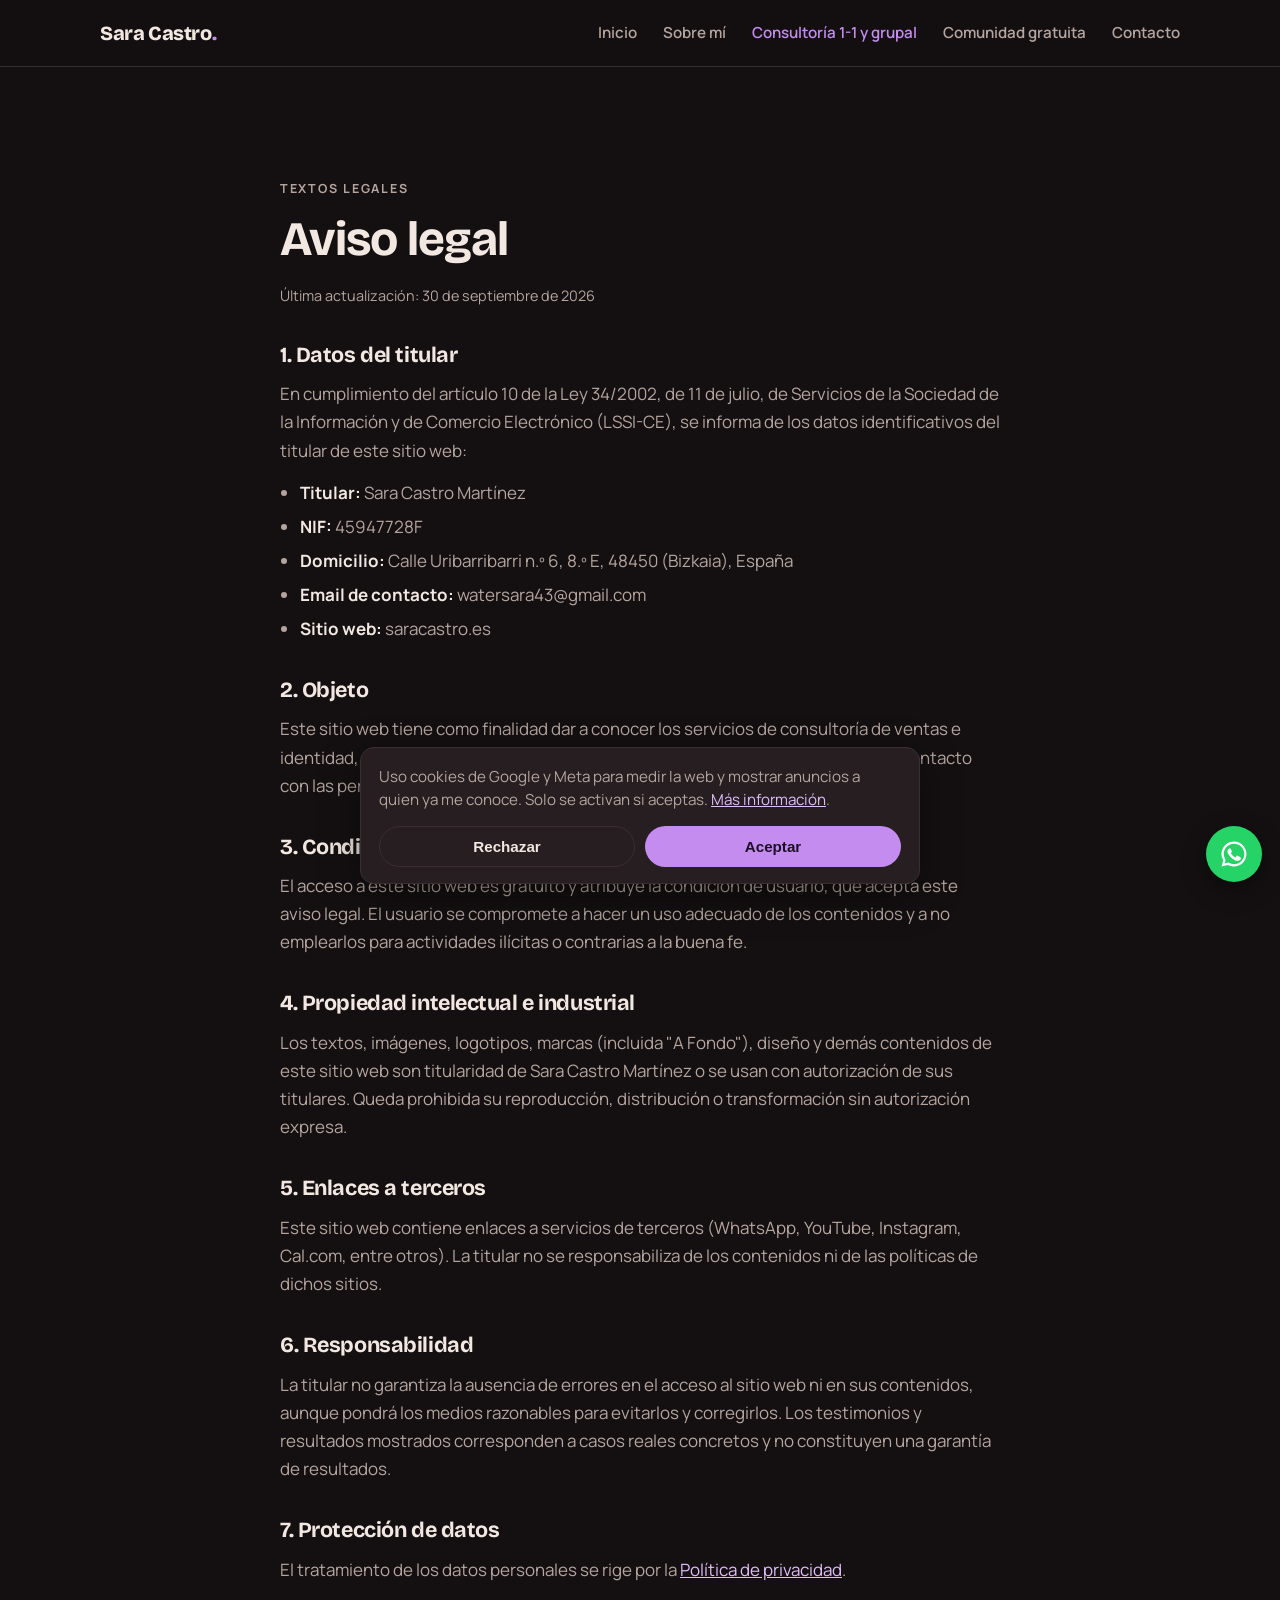
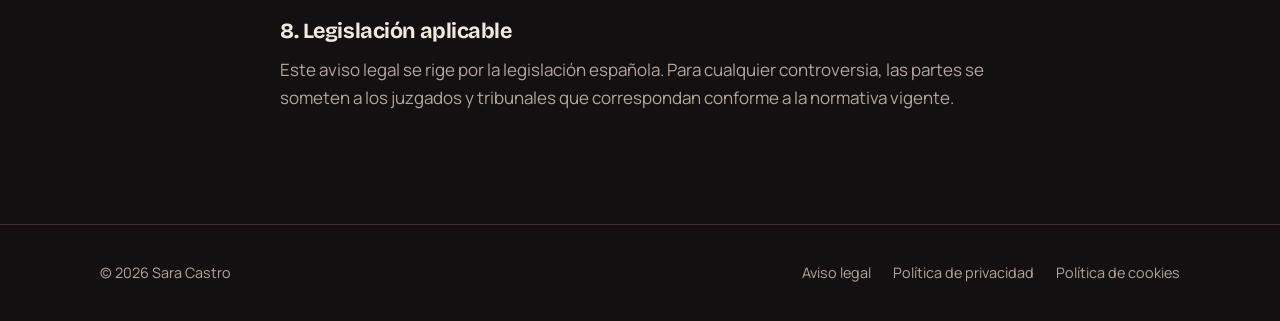
<file: aviso-legal.html>
<!doctype html>
<html lang="es">
<head>
<meta charset="utf-8">
<meta name="viewport" content="width=device-width, initial-scale=1, viewport-fit=cover">
<title>Aviso legal · Sara Castro</title>
<link rel="preconnect" href="https://fonts.googleapis.com">
<link rel="preconnect" href="https://fonts.gstatic.com" crossorigin>
<link rel="stylesheet" href="https://fonts.googleapis.com/css2?family=Bricolage+Grotesque:opsz,wght@12..96,600;12..96,700;12..96,800&family=Instrument+Serif:ital@1&family=Manrope:wght@400;500;600;700;800&display=swap">
<link rel="stylesheet" href="/styles.css">
<link rel="icon" href="/img/favicon.png">
<meta name="robots" content="noindex">
<style>.legal{max-width:760px;display:grid;gap:14px}.legal h1{font-size:clamp(2rem,5vw,3rem);margin-bottom:6px}.legal h2{font-size:1.35rem;margin-top:22px}.legal p,.legal li{color:var(--muted)}.legal ul{margin:0;padding-left:20px;display:grid;gap:6px}.legal b{color:var(--text)}.legal a{color:var(--copper-soft)}.legal .upd{font-size:.9rem}</style>
</head>
<body>
<header class="nav">
  <div class="wrap">
    <a class="brand" href="/">Sara Castro<span>.</span></a>
    <button class="menu-btn" id="menu-btn" aria-expanded="false" aria-controls="menu" aria-label="Abrir menú">☰</button>
    <ul class="menu" id="menu">
      <li><a href="/">Inicio</a></li>
      <li><a href="/#historia">Sobre mí</a></li>
      <li><a class="star" href="/a-fondo">Consultoría 1-1 y grupal</a></li>
      <li><a data-lead="comunidad" href="https://chat.whatsapp.com/LquNqSfmQPj9tQR3sqsKfj" target="_blank" rel="noopener">Comunidad gratuita</a></li>
      <li><a href="/#contacto">Contacto</a></li>
    </ul>
  </div>
</header>
<main>
<section>
<div class="wrap legal">
<p class="eyebrow">Textos legales</p>
<h1>Aviso legal</h1>
<p class="upd">Última actualización: 30 de septiembre de 2026</p>
<h2>1. Datos del titular</h2>
<p>En cumplimiento del artículo 10 de la Ley 34/2002, de 11 de julio, de Servicios de la Sociedad de la Información y de Comercio Electrónico (LSSI-CE), se informa de los datos identificativos del titular de este sitio web:</p>
<ul>
<li><b>Titular:</b> Sara Castro Martínez</li>
<li><b>NIF:</b> 45947728F</li>
<li><b>Domicilio:</b> Calle Uribarribarri n.º 6, 8.º E, 48450 (Bizkaia), España</li>
<li><b>Email de contacto:</b> watersara43@gmail.com</li>
<li><b>Sitio web:</b> saracastro.es</li>
</ul>
<h2>2. Objeto</h2>
<p>Este sitio web tiene como finalidad dar a conocer los servicios de consultoría de ventas e identidad, mentoría individual y grupal ofrecidos por la titular, así como facilitar el contacto con las personas interesadas.</p>
<h2>3. Condiciones de uso</h2>
<p>El acceso a este sitio web es gratuito y atribuye la condición de usuario, que acepta este aviso legal. El usuario se compromete a hacer un uso adecuado de los contenidos y a no emplearlos para actividades ilícitas o contrarias a la buena fe.</p>
<h2>4. Propiedad intelectual e industrial</h2>
<p>Los textos, imágenes, logotipos, marcas (incluida "A Fondo"), diseño y demás contenidos de este sitio web son titularidad de Sara Castro Martínez o se usan con autorización de sus titulares. Queda prohibida su reproducción, distribución o transformación sin autorización expresa.</p>
<h2>5. Enlaces a terceros</h2>
<p>Este sitio web contiene enlaces a servicios de terceros (WhatsApp, YouTube, Instagram, Cal.com, entre otros). La titular no se responsabiliza de los contenidos ni de las políticas de dichos sitios.</p>
<h2>6. Responsabilidad</h2>
<p>La titular no garantiza la ausencia de errores en el acceso al sitio web ni en sus contenidos, aunque pondrá los medios razonables para evitarlos y corregirlos. Los testimonios y resultados mostrados corresponden a casos reales concretos y no constituyen una garantía de resultados.</p>
<h2>7. Protección de datos</h2>
<p>El tratamiento de los datos personales se rige por la <a href="/privacidad">Política de privacidad</a>.</p>
<h2>8. Legislación aplicable</h2>
<p>Este aviso legal se rige por la legislación española. Para cualquier controversia, las partes se someten a los juzgados y tribunales que correspondan conforme a la normativa vigente.</p>
</div>
</section>
</main>

<footer>
  <div class="wrap">
    <p>© 2026 Sara Castro</p>
    <nav aria-label="Textos legales">
      <a href="/aviso-legal">Aviso legal</a>
      <a href="/privacidad">Política de privacidad</a>
      <a href="/cookies">Política de cookies</a>
    </nav>
  </div>
</footer>

<a data-lead="whatsapp" class="wa-float" href="https://wa.me/34694283962?text=Hola%20Sara%2C%20vengo%20de%20tu%20web%20y%20quiero%20m%C3%A1s%20informaci%C3%B3n%20sobre%20A%20Fondo" target="_blank" rel="noopener" aria-label="Escríbeme por WhatsApp">
  <svg viewBox="0 0 24 24" aria-hidden="true"><path d="M12 2a10 10 0 0 0-8.6 15.1L2 22l5-1.3A10 10 0 1 0 12 2Zm0 18.2a8.2 8.2 0 0 1-4.2-1.2l-.3-.2-3 .8.8-2.9-.2-.3A8.2 8.2 0 1 1 12 20.2Zm4.5-6.1c-.2-.1-1.5-.7-1.7-.8-.2-.1-.4-.1-.6.1l-.8 1c-.1.2-.3.2-.5.1a6.7 6.7 0 0 1-3.3-2.9c-.3-.4.2-.4.7-1.4.1-.2 0-.3 0-.4l-.8-1.8c-.2-.5-.4-.4-.6-.4h-.5a1 1 0 0 0-.7.3 3 3 0 0 0-.9 2.2 5.2 5.2 0 0 0 1.1 2.7 11.8 11.8 0 0 0 4.5 4c1.7.7 2.3.8 3.2.6a2.7 2.7 0 0 0 1.8-1.2 2.2 2.2 0 0 0 .1-1.2c0-.1-.2-.2-.4-.3Z"/></svg>
</a>

<script>
(function(){
  var b=document.getElementById('menu-btn'),m=document.getElementById('menu');
  b.addEventListener('click',function(){var o=m.classList.toggle('open');b.setAttribute('aria-expanded',o);b.textContent=o?'✕':'☰';});
  m.addEventListener('click',function(e){if(e.target.tagName==='A'){m.classList.remove('open');b.setAttribute('aria-expanded','false');b.textContent='☰';}});
})();
</script>
<script src="/consent.js" defer></script>
<script src="/lead.js" defer></script>
</body>
</html>
</file>
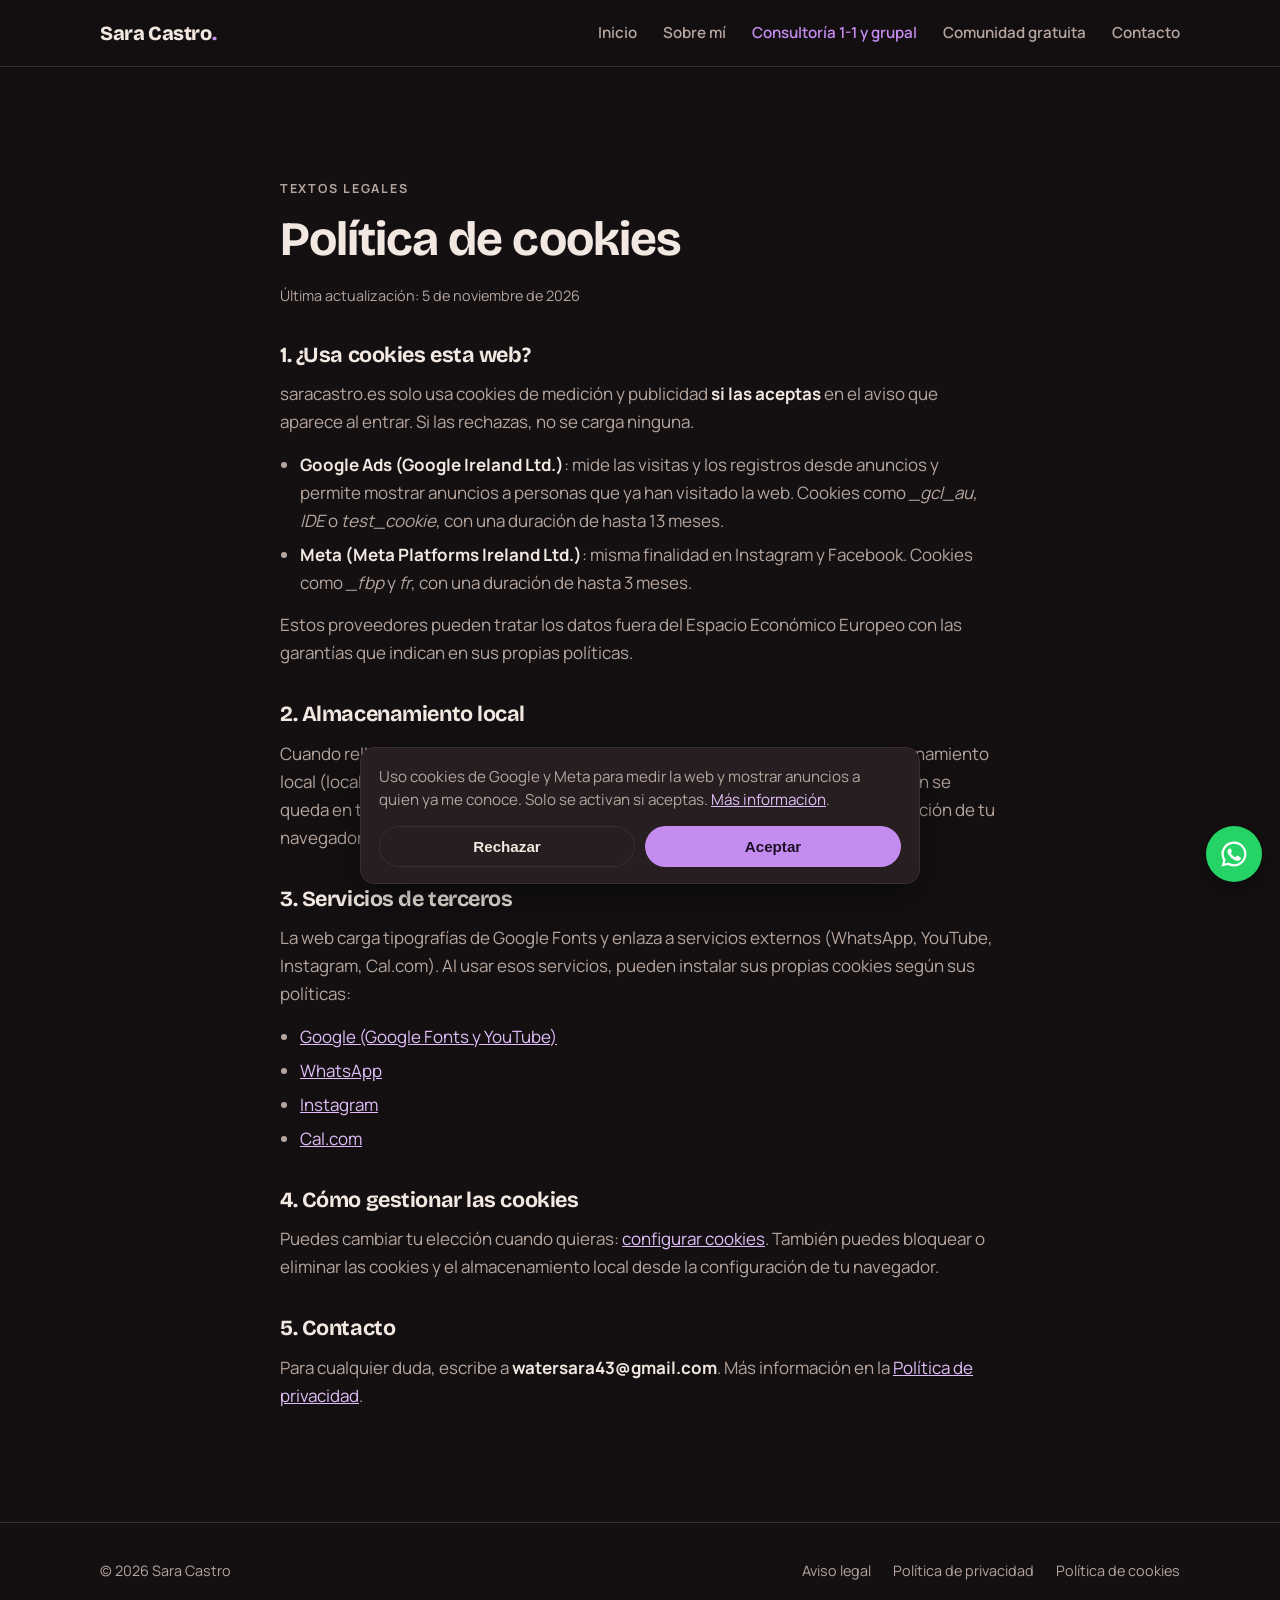
<file: cookies.html>
<!doctype html>
<html lang="es">
<head>
<meta charset="utf-8">
<meta name="viewport" content="width=device-width, initial-scale=1, viewport-fit=cover">
<title>Política de cookies · Sara Castro</title>
<link rel="preconnect" href="https://fonts.googleapis.com">
<link rel="preconnect" href="https://fonts.gstatic.com" crossorigin>
<link rel="stylesheet" href="https://fonts.googleapis.com/css2?family=Bricolage+Grotesque:opsz,wght@12..96,600;12..96,700;12..96,800&family=Instrument+Serif:ital@1&family=Manrope:wght@400;500;600;700;800&display=swap">
<link rel="stylesheet" href="/styles.css">
<link rel="icon" href="/img/favicon.png">
<meta name="robots" content="noindex">
<style>.legal{max-width:760px;display:grid;gap:14px}.legal h1{font-size:clamp(2rem,5vw,3rem);margin-bottom:6px}.legal h2{font-size:1.35rem;margin-top:22px}.legal p,.legal li{color:var(--muted)}.legal ul{margin:0;padding-left:20px;display:grid;gap:6px}.legal b{color:var(--text)}.legal a{color:var(--copper-soft)}.legal .upd{font-size:.9rem}</style>
</head>
<body>
<header class="nav">
  <div class="wrap">
    <a class="brand" href="/">Sara Castro<span>.</span></a>
    <button class="menu-btn" id="menu-btn" aria-expanded="false" aria-controls="menu" aria-label="Abrir menú">☰</button>
    <ul class="menu" id="menu">
      <li><a href="/">Inicio</a></li>
      <li><a href="/#historia">Sobre mí</a></li>
      <li><a class="star" href="/a-fondo">Consultoría 1-1 y grupal</a></li>
      <li><a data-lead="comunidad" href="https://chat.whatsapp.com/LquNqSfmQPj9tQR3sqsKfj" target="_blank" rel="noopener">Comunidad gratuita</a></li>
      <li><a href="/#contacto">Contacto</a></li>
    </ul>
  </div>
</header>
<main>
<section>
<div class="wrap legal">
<p class="eyebrow">Textos legales</p>
<h1>Política de cookies</h1>
<p class="upd">Última actualización: 5 de noviembre de 2026</p>
<h2>1. ¿Usa cookies esta web?</h2>
<p>saracastro.es solo usa cookies de medición y publicidad <b>si las aceptas</b> en el aviso que aparece al entrar. Si las rechazas, no se carga ninguna.</p>
<ul>
<li><b>Google Ads (Google Ireland Ltd.)</b>: mide las visitas y los registros desde anuncios y permite mostrar anuncios a personas que ya han visitado la web. Cookies como <i>_gcl_au</i>, <i>IDE</i> o <i>test_cookie</i>, con una duración de hasta 13 meses.</li>
<li><b>Meta (Meta Platforms Ireland Ltd.)</b>: misma finalidad en Instagram y Facebook. Cookies como <i>_fbp</i> y <i>fr</i>, con una duración de hasta 3 meses.</li>
</ul>
<p>Estos proveedores pueden tratar los datos fuera del Espacio Económico Europeo con las garantías que indican en sus propias políticas.</p>
<h2>2. Almacenamiento local</h2>
<p>Cuando rellenas el formulario, tu navegador guarda tu nombre y email en su almacenamiento local (localStorage) para no volver a pedírtelos si pulsas otro botón. Esta información se queda en tu dispositivo y puedes borrarla en cualquier momento desde la configuración de tu navegador.</p>
<h2>3. Servicios de terceros</h2>
<p>La web carga tipografías de Google Fonts y enlaza a servicios externos (WhatsApp, YouTube, Instagram, Cal.com). Al usar esos servicios, pueden instalar sus propias cookies según sus políticas:</p>
<ul>
<li><a href="https://policies.google.com/privacy" target="_blank" rel="noopener">Google (Google Fonts y YouTube)</a></li>
<li><a href="https://www.whatsapp.com/legal/privacy-policy-eea" target="_blank" rel="noopener">WhatsApp</a></li>
<li><a href="https://privacycenter.instagram.com/policy" target="_blank" rel="noopener">Instagram</a></li>
<li><a href="https://cal.com/privacy" target="_blank" rel="noopener">Cal.com</a></li>
</ul>
<h2>4. Cómo gestionar las cookies</h2>
<p>Puedes cambiar tu elección cuando quieras: <a href="#" onclick="window.scCookies&&window.scCookies();return false;">configurar cookies</a>. También puedes bloquear o eliminar las cookies y el almacenamiento local desde la configuración de tu navegador.</p>
<h2>5. Contacto</h2>
<p>Para cualquier duda, escribe a <b>watersara43@gmail.com</b>. Más información en la <a href="/privacidad">Política de privacidad</a>.</p>
</div>
</section>
</main>

<footer>
  <div class="wrap">
    <p>© 2026 Sara Castro</p>
    <nav aria-label="Textos legales">
      <a href="/aviso-legal">Aviso legal</a>
      <a href="/privacidad">Política de privacidad</a>
      <a href="/cookies">Política de cookies</a>
    </nav>
  </div>
</footer>

<a data-lead="whatsapp" class="wa-float" href="https://wa.me/34694283962?text=Hola%20Sara%2C%20vengo%20de%20tu%20web%20y%20quiero%20m%C3%A1s%20informaci%C3%B3n%20sobre%20A%20Fondo" target="_blank" rel="noopener" aria-label="Escríbeme por WhatsApp">
  <svg viewBox="0 0 24 24" aria-hidden="true"><path d="M12 2a10 10 0 0 0-8.6 15.1L2 22l5-1.3A10 10 0 1 0 12 2Zm0 18.2a8.2 8.2 0 0 1-4.2-1.2l-.3-.2-3 .8.8-2.9-.2-.3A8.2 8.2 0 1 1 12 20.2Zm4.5-6.1c-.2-.1-1.5-.7-1.7-.8-.2-.1-.4-.1-.6.1l-.8 1c-.1.2-.3.2-.5.1a6.7 6.7 0 0 1-3.3-2.9c-.3-.4.2-.4.7-1.4.1-.2 0-.3 0-.4l-.8-1.8c-.2-.5-.4-.4-.6-.4h-.5a1 1 0 0 0-.7.3 3 3 0 0 0-.9 2.2 5.2 5.2 0 0 0 1.1 2.7 11.8 11.8 0 0 0 4.5 4c1.7.7 2.3.8 3.2.6a2.7 2.7 0 0 0 1.8-1.2 2.2 2.2 0 0 0 .1-1.2c0-.1-.2-.2-.4-.3Z"/></svg>
</a>

<script>
(function(){
  var b=document.getElementById('menu-btn'),m=document.getElementById('menu');
  b.addEventListener('click',function(){var o=m.classList.toggle('open');b.setAttribute('aria-expanded',o);b.textContent=o?'✕':'☰';});
  m.addEventListener('click',function(e){if(e.target.tagName==='A'){m.classList.remove('open');b.setAttribute('aria-expanded','false');b.textContent='☰';}});
})();
</script>
<script src="/consent.js" defer></script>
<script src="/lead.js" defer></script>
</body>
</html>
</file>
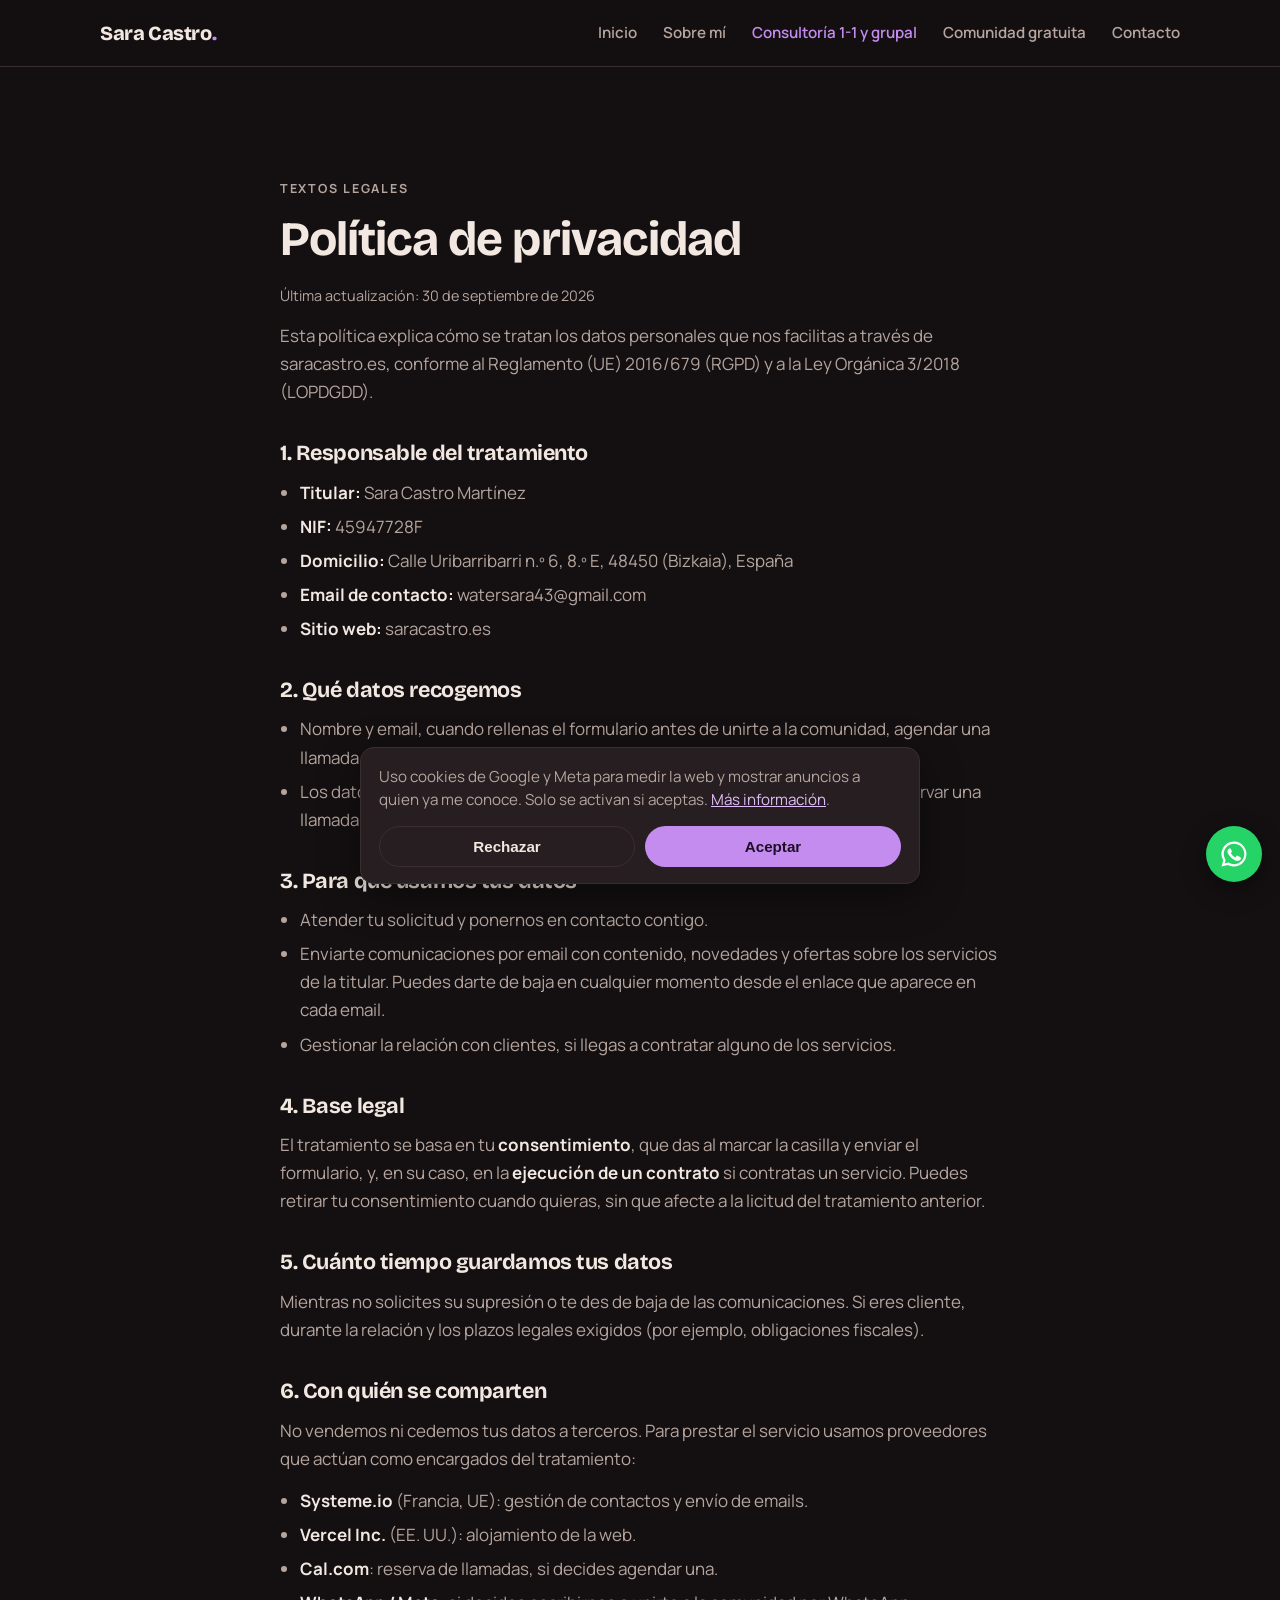
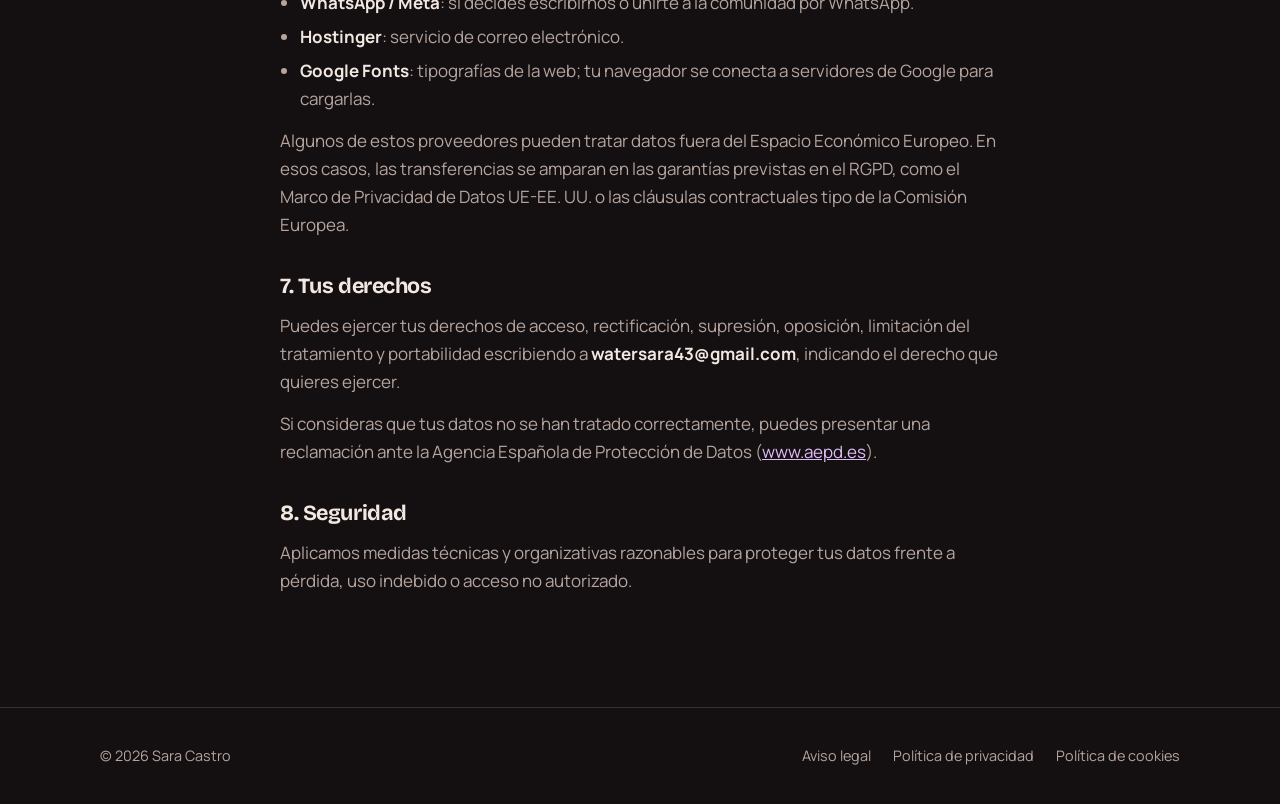
<file: privacidad.html>
<!doctype html>
<html lang="es">
<head>
<meta charset="utf-8">
<meta name="viewport" content="width=device-width, initial-scale=1, viewport-fit=cover">
<title>Política de privacidad · Sara Castro</title>
<link rel="preconnect" href="https://fonts.googleapis.com">
<link rel="preconnect" href="https://fonts.gstatic.com" crossorigin>
<link rel="stylesheet" href="https://fonts.googleapis.com/css2?family=Bricolage+Grotesque:opsz,wght@12..96,600;12..96,700;12..96,800&family=Instrument+Serif:ital@1&family=Manrope:wght@400;500;600;700;800&display=swap">
<link rel="stylesheet" href="/styles.css">
<link rel="icon" href="/img/favicon.png">
<meta name="robots" content="noindex">
<style>.legal{max-width:760px;display:grid;gap:14px}.legal h1{font-size:clamp(2rem,5vw,3rem);margin-bottom:6px}.legal h2{font-size:1.35rem;margin-top:22px}.legal p,.legal li{color:var(--muted)}.legal ul{margin:0;padding-left:20px;display:grid;gap:6px}.legal b{color:var(--text)}.legal a{color:var(--copper-soft)}.legal .upd{font-size:.9rem}</style>
</head>
<body>
<header class="nav">
  <div class="wrap">
    <a class="brand" href="/">Sara Castro<span>.</span></a>
    <button class="menu-btn" id="menu-btn" aria-expanded="false" aria-controls="menu" aria-label="Abrir menú">☰</button>
    <ul class="menu" id="menu">
      <li><a href="/">Inicio</a></li>
      <li><a href="/#historia">Sobre mí</a></li>
      <li><a class="star" href="/a-fondo">Consultoría 1-1 y grupal</a></li>
      <li><a data-lead="comunidad" href="https://chat.whatsapp.com/LquNqSfmQPj9tQR3sqsKfj" target="_blank" rel="noopener">Comunidad gratuita</a></li>
      <li><a href="/#contacto">Contacto</a></li>
    </ul>
  </div>
</header>
<main>
<section>
<div class="wrap legal">
<p class="eyebrow">Textos legales</p>
<h1>Política de privacidad</h1>
<p class="upd">Última actualización: 30 de septiembre de 2026</p>
<p>Esta política explica cómo se tratan los datos personales que nos facilitas a través de saracastro.es, conforme al Reglamento (UE) 2016/679 (RGPD) y a la Ley Orgánica 3/2018 (LOPDGDD).</p>
<h2>1. Responsable del tratamiento</h2>
<ul>
<li><b>Titular:</b> Sara Castro Martínez</li>
<li><b>NIF:</b> 45947728F</li>
<li><b>Domicilio:</b> Calle Uribarribarri n.º 6, 8.º E, 48450 (Bizkaia), España</li>
<li><b>Email de contacto:</b> watersara43@gmail.com</li>
<li><b>Sitio web:</b> saracastro.es</li>
</ul>
<h2>2. Qué datos recogemos</h2>
<ul>
<li>Nombre y email, cuando rellenas el formulario antes de unirte a la comunidad, agendar una llamada o escribir por WhatsApp.</li>
<li>Los datos que tú decidas compartir al escribirnos por WhatsApp o email, o al reservar una llamada.</li>
</ul>
<h2>3. Para qué usamos tus datos</h2>
<ul>
<li>Atender tu solicitud y ponernos en contacto contigo.</li>
<li>Enviarte comunicaciones por email con contenido, novedades y ofertas sobre los servicios de la titular. Puedes darte de baja en cualquier momento desde el enlace que aparece en cada email.</li>
<li>Gestionar la relación con clientes, si llegas a contratar alguno de los servicios.</li>
</ul>
<h2>4. Base legal</h2>
<p>El tratamiento se basa en tu <b>consentimiento</b>, que das al marcar la casilla y enviar el formulario, y, en su caso, en la <b>ejecución de un contrato</b> si contratas un servicio. Puedes retirar tu consentimiento cuando quieras, sin que afecte a la licitud del tratamiento anterior.</p>
<h2>5. Cuánto tiempo guardamos tus datos</h2>
<p>Mientras no solicites su supresión o te des de baja de las comunicaciones. Si eres cliente, durante la relación y los plazos legales exigidos (por ejemplo, obligaciones fiscales).</p>
<h2>6. Con quién se comparten</h2>
<p>No vendemos ni cedemos tus datos a terceros. Para prestar el servicio usamos proveedores que actúan como encargados del tratamiento:</p>
<ul>
<li><b>Systeme.io</b> (Francia, UE): gestión de contactos y envío de emails.</li>
<li><b>Vercel Inc.</b> (EE. UU.): alojamiento de la web.</li>
<li><b>Cal.com</b>: reserva de llamadas, si decides agendar una.</li>
<li><b>WhatsApp / Meta</b>: si decides escribirnos o unirte a la comunidad por WhatsApp.</li>
<li><b>Hostinger</b>: servicio de correo electrónico.</li>
<li><b>Google Fonts</b>: tipografías de la web; tu navegador se conecta a servidores de Google para cargarlas.</li>
</ul>
<p>Algunos de estos proveedores pueden tratar datos fuera del Espacio Económico Europeo. En esos casos, las transferencias se amparan en las garantías previstas en el RGPD, como el Marco de Privacidad de Datos UE-EE. UU. o las cláusulas contractuales tipo de la Comisión Europea.</p>
<h2>7. Tus derechos</h2>
<p>Puedes ejercer tus derechos de acceso, rectificación, supresión, oposición, limitación del tratamiento y portabilidad escribiendo a <b>watersara43@gmail.com</b>, indicando el derecho que quieres ejercer.</p>
<p>Si consideras que tus datos no se han tratado correctamente, puedes presentar una reclamación ante la Agencia Española de Protección de Datos (<a href="https://www.aepd.es" target="_blank" rel="noopener">www.aepd.es</a>).</p>
<h2>8. Seguridad</h2>
<p>Aplicamos medidas técnicas y organizativas razonables para proteger tus datos frente a pérdida, uso indebido o acceso no autorizado.</p>
</div>
</section>
</main>

<footer>
  <div class="wrap">
    <p>© 2026 Sara Castro</p>
    <nav aria-label="Textos legales">
      <a href="/aviso-legal">Aviso legal</a>
      <a href="/privacidad">Política de privacidad</a>
      <a href="/cookies">Política de cookies</a>
    </nav>
  </div>
</footer>

<a data-lead="whatsapp" class="wa-float" href="https://wa.me/34694283962?text=Hola%20Sara%2C%20vengo%20de%20tu%20web%20y%20quiero%20m%C3%A1s%20informaci%C3%B3n%20sobre%20A%20Fondo" target="_blank" rel="noopener" aria-label="Escríbeme por WhatsApp">
  <svg viewBox="0 0 24 24" aria-hidden="true"><path d="M12 2a10 10 0 0 0-8.6 15.1L2 22l5-1.3A10 10 0 1 0 12 2Zm0 18.2a8.2 8.2 0 0 1-4.2-1.2l-.3-.2-3 .8.8-2.9-.2-.3A8.2 8.2 0 1 1 12 20.2Zm4.5-6.1c-.2-.1-1.5-.7-1.7-.8-.2-.1-.4-.1-.6.1l-.8 1c-.1.2-.3.2-.5.1a6.7 6.7 0 0 1-3.3-2.9c-.3-.4.2-.4.7-1.4.1-.2 0-.3 0-.4l-.8-1.8c-.2-.5-.4-.4-.6-.4h-.5a1 1 0 0 0-.7.3 3 3 0 0 0-.9 2.2 5.2 5.2 0 0 0 1.1 2.7 11.8 11.8 0 0 0 4.5 4c1.7.7 2.3.8 3.2.6a2.7 2.7 0 0 0 1.8-1.2 2.2 2.2 0 0 0 .1-1.2c0-.1-.2-.2-.4-.3Z"/></svg>
</a>

<script>
(function(){
  var b=document.getElementById('menu-btn'),m=document.getElementById('menu');
  b.addEventListener('click',function(){var o=m.classList.toggle('open');b.setAttribute('aria-expanded',o);b.textContent=o?'✕':'☰';});
  m.addEventListener('click',function(e){if(e.target.tagName==='A'){m.classList.remove('open');b.setAttribute('aria-expanded','false');b.textContent='☰';}});
})();
</script>
<script src="/consent.js" defer></script>
<script src="/lead.js" defer></script>
</body>
</html>
</file>
<file: styles.css>
:root{
  color-scheme: dark;
  --ink:#141012;
  --panel:#1d1719;
  --panel-2:#261e20;
  --line:#3a2e30;
  --text:#f2e8e1;
  --muted:#b5a59e;
  --copper:#c58cf0;
  --copper-soft:#e0bdf8;
  --ember:#c8412f;
  --violet:#f2a3cf;
  --on-accent:#1c0f26;
  --radius:14px;
  --wrap:1120px;
  --display:"Bricolage Grotesque", "Helvetica Neue", Arial, sans-serif;
  --body:"Manrope", "Helvetica Neue", Arial, sans-serif;
  --serif:"Instrument Serif", Georgia, "Times New Roman", serif;
}
*{box-sizing:border-box}
html{scroll-behavior:smooth;scroll-padding-top:80px}
@media (prefers-reduced-motion: reduce){html{scroll-behavior:auto}*{transition:none!important;animation:none!important}}
body{margin:0;background:var(--ink);color:var(--text);font-family:var(--body);font-size:17px;line-height:1.65;-webkit-font-smoothing:antialiased}
img{max-width:100%;display:block}
figure{margin:0}
a{color:inherit}
h1,h2,h3{font-family:var(--display);line-height:1.05;letter-spacing:-.02em;margin:0;text-wrap:balance;font-weight:700}
p{margin:0}
em.s{font-family:var(--serif);font-style:italic;font-weight:400;color:var(--copper);letter-spacing:0}
.wrap{max-width:var(--wrap);margin-inline:auto;padding-inline:20px}
.eyebrow{font-size:.78rem;text-transform:uppercase;letter-spacing:.14em;font-weight:700;color:var(--copper)}
.lead{font-size:1.15rem;color:var(--muted);max-width:60ch}
section{padding-block:clamp(64px,9vw,112px)}
.sec-head{display:grid;gap:14px;margin-bottom:clamp(32px,5vw,52px);max-width:760px}
.sec-head h2{font-size:clamp(2rem,4.6vw,3.2rem)}
.prose{display:grid;gap:18px;max-width:62ch}
.prose p{color:var(--text)}
.prose .soft{color:var(--muted)}

/* buttons */
.btns{display:flex;flex-wrap:wrap;gap:12px}
.btn{display:inline-flex;align-items:center;justify-content:center;gap:10px;padding:15px 24px;border-radius:999px;font-weight:700;font-size:1rem;text-decoration:none;border:1.5px solid transparent;transition:transform .15s ease, background .15s ease, border-color .15s ease;text-align:center}
.btn:hover{transform:translateY(-2px)}
.btn:focus-visible,a:focus-visible,button:focus-visible,summary:focus-visible{outline:2px solid var(--copper-soft);outline-offset:3px}
.btn-primary{background:var(--copper);color:var(--on-accent)}
.btn-primary:hover{background:var(--copper-soft)}
.btn-ghost{border-color:var(--line);color:var(--text)}
.btn-ghost:hover{border-color:var(--copper)}
.btn svg{width:18px;height:18px;flex:none}

/* nav */
.nav{position:sticky;top:env(safe-area-inset-top,0px);z-index:50;background:color-mix(in srgb, var(--ink) 86%, transparent);backdrop-filter:blur(12px);-webkit-backdrop-filter:blur(12px);border-bottom:1px solid var(--line)}
.nav .wrap{display:flex;align-items:center;justify-content:space-between;gap:16px;min-height:66px}
.brand{font-family:var(--display);font-weight:800;font-size:1.25rem;text-decoration:none;letter-spacing:-.02em}
.brand span{color:var(--copper)}
.menu{display:flex;gap:26px;list-style:none;margin:0;padding:0;font-size:.95rem;font-weight:600}
.menu a{text-decoration:none;color:var(--muted);transition:color .15s}
.menu a:hover,.menu a[aria-current="page"]{color:var(--text)}
.menu .star{color:var(--copper)}
.menu-btn{display:none;background:none;border:1px solid var(--line);color:var(--text);border-radius:10px;width:44px;height:44px;cursor:pointer;font-size:1.3rem;line-height:1}
@media (max-width:900px){
  .menu-btn{display:inline-flex;align-items:center;justify-content:center}
  .menu{display:none;position:absolute;left:0;right:0;top:100%;flex-direction:column;gap:0;background:var(--ink);border-bottom:1px solid var(--line);padding:8px 20px 16px}
  .menu.open{display:flex}
  .menu a{display:block;padding:12px 0;font-size:1.05rem;border-bottom:1px solid var(--line)}
}

/* hero */
.hero{position:relative;overflow:hidden;padding-block:clamp(40px,7vw,90px) clamp(56px,8vw,100px)}
.hero::before{content:"";position:absolute;inset:-20% -10% auto auto;width:70vw;height:70vw;max-width:900px;max-height:900px;background:radial-gradient(closest-side circle at 60% 40%, rgba(197,140,240,.28), transparent),radial-gradient(closest-side circle at 35% 70%, rgba(242,163,207,.22), transparent);pointer-events:none}
.hero .wrap{position:relative;display:grid;grid-template-columns:1.15fr .85fr;gap:clamp(28px,5vw,64px);align-items:center}
.hero-copy{display:grid;gap:22px}
.hero h1{font-size:clamp(2.9rem,8vw,6rem);font-weight:800;letter-spacing:-.04em}
.hero h1 em.s{display:block;font-size:.82em;margin-top:.08em;line-height:1}
.hero-photo{position:relative;border-radius:22px;overflow:hidden;aspect-ratio:4/5;max-width:100%}
.hero-photo img{width:100%;height:100%;object-fit:cover}
.hero-photo figcaption{position:absolute;left:14px;bottom:14px;right:14px;background:rgba(20,16,18,.78);backdrop-filter:blur(6px);-webkit-backdrop-filter:blur(6px);border:1px solid var(--line);border-radius:12px;padding:10px 14px;font-size:.85rem;color:var(--muted)}
.hero-photo figcaption b{color:var(--text)}
@media (max-width:820px){.hero .wrap{grid-template-columns:1fr}.hero-photo{aspect-ratio:4/4.4;order:-1}}

/* diferencia */
.contrast{display:grid;grid-template-columns:repeat(3,1fr);gap:16px;margin-top:40px}
.contrast div{padding:24px;border-radius:var(--radius);background:var(--panel);border:1px solid var(--line);display:grid;gap:8px;align-content:start}
.contrast div.me{background:linear-gradient(160deg, rgba(197,140,240,.18), rgba(242,163,207,.12));border-color:rgba(197,140,240,.5)}
.contrast h3{font-size:1.2rem}
.contrast p{color:var(--muted);font-size:.97rem}
.contrast .tag{font-size:.72rem;text-transform:uppercase;letter-spacing:.12em;font-weight:700;color:var(--muted)}
.contrast .me .tag{color:var(--copper)}
@media (max-width:820px){.contrast{grid-template-columns:1fr}}

/* historia */
.story{display:grid;grid-template-columns:.8fr 1.2fr;gap:clamp(28px,6vw,80px);align-items:start}
.story-photo{position:sticky;top:96px;border-radius:22px;overflow:hidden}
.story-photo img{width:100%;aspect-ratio:1/1;object-fit:cover}
.story .prose p.big{font-family:var(--display);font-size:1.5rem;line-height:1.25;font-weight:600;letter-spacing:-.01em}
.story .close{font-family:var(--display);font-size:clamp(1.6rem,3vw,2.2rem);line-height:1.15;font-weight:700;letter-spacing:-.02em;margin-top:8px}
@media (max-width:820px){.story{grid-template-columns:1fr}.story-photo{position:static;max-width:420px}}

/* autoridad */
.authority{background:var(--panel);border-block:1px solid var(--line)}
.auth-grid{display:grid;grid-template-columns:.9fr 1.1fr;gap:clamp(28px,5vw,64px);align-items:center}
.auth-photo{border-radius:20px;overflow:hidden;aspect-ratio:4/5}
.auth-photo img{width:100%;height:100%;object-fit:cover;object-position:50% 20%}
.stats{display:grid;grid-template-columns:1fr 1fr;gap:1px;background:var(--line);border:1px solid var(--line);border-radius:var(--radius);overflow:hidden;margin-top:28px}
.stat{background:var(--panel);padding:22px 20px;display:grid;gap:4px}
.stat b{font-family:var(--display);font-size:clamp(2rem,4.4vw,3rem);font-weight:800;letter-spacing:-.03em;line-height:1;color:var(--copper);font-variant-numeric:tabular-nums}
.stat span{color:var(--muted);font-size:.92rem;line-height:1.4}
@media (max-width:820px){.auth-grid{grid-template-columns:1fr}.auth-photo{max-width:420px;aspect-ratio:4/4.2}}

/* para quien / listas duales */
.duo{display:grid;grid-template-columns:1fr 1fr;gap:18px}
.card{background:var(--panel);border:1px solid var(--line);border-radius:var(--radius);padding:clamp(22px,3.4vw,34px);display:grid;gap:14px;align-content:start}
.card h3{font-size:1.45rem}
.card .who{font-size:.78rem;text-transform:uppercase;letter-spacing:.14em;font-weight:700;color:var(--violet)}
.ticks{list-style:none;margin:0;padding:0;display:grid;gap:12px}
.ticks li{position:relative;padding-left:28px;color:var(--text)}
.ticks li::before{content:"";position:absolute;left:2px;top:.62em;width:12px;height:12px;border-radius:50%;background:radial-gradient(circle, var(--copper) 40%, transparent 42%);box-shadow:0 0 0 3px rgba(197,140,240,.18)}
.ticks li b{color:var(--text)}
.ticks li span{color:var(--muted)}
@media (max-width:820px){.duo{grid-template-columns:1fr}}

/* que cambia */
.change{display:grid;grid-template-columns:1fr 1fr;gap:clamp(24px,4vw,48px)}
.change h3{font-size:1.1rem;text-transform:uppercase;letter-spacing:.12em;font-family:var(--body);font-weight:800;color:var(--copper);margin-bottom:18px}
.change .ticks li{padding-bottom:12px;border-bottom:1px solid var(--line)}
.change .ticks li:last-child{border-bottom:0}
.summary{margin-top:44px;font-family:var(--display);font-size:clamp(1.5rem,3.4vw,2.4rem);font-weight:700;letter-spacing:-.02em;line-height:1.15;max-width:22ch}
@media (max-width:820px){.change{grid-template-columns:1fr}}

/* transformacion */
.journey{display:grid;gap:14px}
.step{display:grid;grid-template-columns:240px 1fr;gap:28px;padding:28px 0;border-top:1px solid var(--line);align-items:start}
.step:last-child{border-bottom:1px solid var(--line)}
.step .name{font-family:var(--display);font-weight:700;font-size:1.3rem;line-height:1.2}
.step .arc{display:block;font-family:var(--serif);font-style:italic;font-weight:400;color:var(--copper);font-size:1.25rem;margin-top:6px}
.step p{color:var(--muted);max-width:62ch}
@media (max-width:720px){.step{grid-template-columns:1fr;gap:10px}}

/* ofertas */
.offers{display:grid;grid-template-columns:1fr 1fr 1.15fr;gap:18px;align-items:stretch}
.offer{background:var(--panel);border:1px solid var(--line);border-radius:18px;padding:28px;display:flex;flex-direction:column;gap:16px}
.offer h3{font-size:1.5rem}
.offer .for{font-family:var(--serif);font-style:italic;font-size:1.2rem;color:var(--copper-soft);line-height:1.3}
.offer .ticks{flex:1}
.offer .ticks li{font-size:.97rem}
.price{font-family:var(--display);font-size:2.2rem;font-weight:800;letter-spacing:-.03em;line-height:1}
.price small{font-family:var(--body);font-size:.9rem;font-weight:600;color:var(--muted);letter-spacing:0}
.offer.featured{background:linear-gradient(165deg, #2a1c33 0%, #1f1724 100%);border-color:rgba(197,140,240,.55);position:relative}
.offer .badge{align-self:flex-start;font-size:.72rem;text-transform:uppercase;letter-spacing:.12em;font-weight:800;padding:6px 10px;border-radius:999px;background:var(--copper);color:var(--on-accent)}
.offer .btn{width:100%}
.note{margin-top:22px;display:flex;flex-wrap:wrap;gap:18px 32px;align-items:center;justify-content:space-between;padding:22px 24px;border:1px dashed var(--line);border-radius:var(--radius)}
.note p{color:var(--muted);max-width:62ch}
.note p b{color:var(--text)}
@media (max-width:980px){.offers{grid-template-columns:1fr}}

/* testimonios */
.proof-stats{display:grid;grid-template-columns:repeat(3,1fr);gap:16px;margin-bottom:40px}
.proof{background:var(--panel);border:1px solid var(--line);border-radius:var(--radius);padding:24px;display:grid;gap:8px;align-content:start}
.proof b{font-family:var(--display);font-size:clamp(1.9rem,4vw,2.6rem);font-weight:800;letter-spacing:-.03em;line-height:1;font-variant-numeric:tabular-nums}
.proof b i{font-style:normal;color:var(--copper)}
.proof span{color:var(--muted);font-size:.95rem}
.proof.quote b{font-family:var(--serif);font-style:italic;font-weight:400;font-size:1.55rem;line-height:1.2;letter-spacing:0}
@media (max-width:820px){.proof-stats{grid-template-columns:1fr}}
.videos{display:grid;grid-template-columns:repeat(3,1fr);gap:16px}
.video{display:grid;gap:12px;align-content:start;text-decoration:none;background:var(--panel);border:1px solid var(--line);border-radius:var(--radius);padding:22px;transition:border-color .15s, transform .15s}
.video:hover{border-color:var(--copper);transform:translateY(-2px)}
.video .play{display:flex;align-items:center;gap:10px;font-size:.82rem;font-weight:700;text-transform:uppercase;letter-spacing:.1em;color:var(--copper)}
.video .play i{width:34px;height:34px;border-radius:50%;background:var(--copper);display:grid;place-items:center}
.video .play i::after{content:"";margin-left:3px;border-left:11px solid var(--on-accent);border-top:7px solid transparent;border-bottom:7px solid transparent}
.video h3{font-size:1.35rem}
.video p{color:var(--muted);font-size:.97rem}
.more-videos{display:flex;flex-wrap:wrap;gap:10px;margin-top:16px}
@media (max-width:900px){.videos{grid-template-columns:1fr}}
.shots-head{display:flex;justify-content:space-between;align-items:end;gap:16px;margin:48px 0 16px}
.shots-head p{color:var(--muted);font-size:.95rem}
.shots{display:flex;gap:14px;overflow-x:auto;scroll-snap-type:x mandatory;padding-bottom:14px;-webkit-overflow-scrolling:touch}
.shots figure{flex:0 0 min(300px,78vw);margin:0;scroll-snap-align:start;border-radius:12px;overflow:hidden;border:1px solid var(--line);background:var(--panel);align-self:flex-start}
.shots img{width:100%;height:auto}
.shots::-webkit-scrollbar{height:6px}.shots::-webkit-scrollbar-thumb{background:var(--line);border-radius:6px}

/* comunidad */
.community{position:relative;overflow:hidden;border-radius:24px;border:1px solid var(--line);background:linear-gradient(135deg,#2a1c33 0%,#1d1719 55%,#261a2e 100%);padding:clamp(28px,5vw,56px);display:grid;grid-template-columns:1.1fr .9fr;gap:clamp(24px,4vw,48px);align-items:center}
.community h2{font-size:clamp(1.9rem,4vw,2.8rem)}
.community .ticks li{font-size:.98rem}
@media (max-width:820px){.community{grid-template-columns:1fr}}

/* contacto */
.contact{display:grid;grid-template-columns:repeat(2,1fr);max-width:820px;gap:16px}
.contact a{display:grid;gap:6px;text-decoration:none;background:var(--panel);border:1px solid var(--line);border-radius:var(--radius);padding:24px;transition:border-color .15s}
.contact a:hover{border-color:var(--copper)}
.contact small{font-size:.75rem;text-transform:uppercase;letter-spacing:.14em;font-weight:700;color:var(--copper)}
.contact b{font-family:var(--display);font-size:1.25rem;word-break:break-word}
.contact span{color:var(--muted);font-size:.93rem}
@media (max-width:820px){.contact{grid-template-columns:1fr}}

/* faq */
.faq{display:grid;gap:10px;max-width:820px}
.faq details{background:var(--panel);border:1px solid var(--line);border-radius:12px;padding:0 22px}
.faq summary{cursor:pointer;list-style:none;padding:20px 0;font-weight:700;font-size:1.05rem;display:flex;justify-content:space-between;gap:16px}
.faq summary::-webkit-details-marker{display:none}
.faq summary::after{content:"+";color:var(--copper);font-size:1.4rem;line-height:1}
.faq details[open] summary::after{content:"–"}
.faq details p{padding-bottom:20px;color:var(--muted)}

/* a fondo extras */
.problem{display:grid;grid-template-columns:1fr 1fr;gap:clamp(24px,5vw,64px);align-items:start}
.problem h2{font-size:clamp(2.2rem,5vw,3.6rem)}
.areas{display:grid;grid-template-columns:repeat(4,1fr);gap:16px;margin-top:40px}
.areas .card h3{font-size:1.2rem}
.areas .card p{color:var(--muted);font-size:.95rem}
@media (max-width:980px){.areas{grid-template-columns:1fr 1fr}}
@media (max-width:560px){.areas{grid-template-columns:1fr}}
.gets{display:grid;grid-template-columns:repeat(3,1fr);gap:16px}
.gets .card p{color:var(--muted)}
@media (max-width:900px){.gets{grid-template-columns:1fr}}
.phases{display:grid;gap:0;counter-reset:ph}
.phase{display:grid;grid-template-columns:90px 1fr;gap:20px;padding:26px 0;border-top:1px solid var(--line)}
.phase:last-child{border-bottom:1px solid var(--line)}
.phase .n{font-family:var(--display);font-weight:800;font-size:2.4rem;color:var(--copper);line-height:1;letter-spacing:-.03em}
.phase h3{font-size:1.35rem;margin-bottom:6px}
.phase p,.phase li{color:var(--muted)}
.phase ul{margin:6px 0 0;padding-left:20px;display:grid;gap:4px}
.choose{display:grid;grid-template-columns:1fr 1fr;gap:clamp(24px,5vw,64px);align-items:center}
@media (max-width:820px){.problem,.choose{grid-template-columns:1fr}}
.final{text-align:left;display:grid;gap:22px;max-width:760px}
.final h2{font-size:clamp(2.2rem,5vw,3.6rem)}

/* footer */
footer{border-top:1px solid var(--line);padding-block:36px;color:var(--muted);font-size:.9rem}
footer .wrap{display:flex;flex-wrap:wrap;gap:16px 28px;justify-content:space-between;align-items:center}
footer nav{display:flex;flex-wrap:wrap;gap:8px 22px}
footer a{text-decoration:none}
footer a:hover{color:var(--text)}

/* whatsapp flotante */
.wa-float{position:fixed;right:18px;bottom:calc(18px + env(safe-area-inset-bottom,0px));z-index:40;width:56px;height:56px;border-radius:50%;background:#25d366;display:grid;place-items:center;box-shadow:0 8px 24px rgba(0,0,0,.4);transition:transform .15s}
.wa-float:hover{transform:scale(1.06)}
.wa-float svg{width:30px;height:30px;fill:#fff}

/* logo */
.offer-logo{width:150px;height:auto;align-self:flex-end;margin:-8px -4px -6px 0;transform:rotate(4deg);filter:drop-shadow(0 6px 14px rgba(0,0,0,.45))}
.text-link{align-self:center;color:var(--copper-soft);font-weight:700;text-decoration:none;font-size:.95rem}
.text-link:hover{text-decoration:underline}
.hero-media{position:relative;padding-bottom:40px}
.hero-sticker{position:absolute;z-index:2;height:auto;width:clamp(150px,18vw,200px);right:-24px;bottom:-10px;transform:rotate(6deg);filter:drop-shadow(0 10px 22px rgba(0,0,0,.5))}
@media (max-width:820px){.hero-media{order:-1}.hero-sticker{left:auto;right:6px;bottom:-4px;width:130px}.offer-logo{width:130px}}

/* youtube */
.yt{display:flex;flex-wrap:wrap;gap:24px 40px;align-items:center;justify-content:space-between;padding:clamp(26px,4vw,44px);border-radius:22px;border:1px solid var(--line);background:linear-gradient(120deg,#2a1c33 0%,#1d1719 60%)}
.yt h2{font-size:clamp(1.8rem,3.8vw,2.6rem)}

/* ventana de captura */
.lead-modal{position:fixed;inset:0;z-index:100;display:grid;place-items:center;padding:20px}
.lead-modal[hidden]{display:none!important}
.lead-backdrop{position:absolute;inset:0;background:rgba(10,7,12,.72);backdrop-filter:blur(4px);-webkit-backdrop-filter:blur(4px)}
.lead-box{position:relative;width:100%;max-width:440px;background:var(--panel);border:1px solid var(--line);border-radius:20px;padding:30px 26px 26px;display:grid;gap:12px;box-shadow:0 30px 80px rgba(0,0,0,.5)}
.lead-box h2{font-size:1.7rem}
.lead-text{color:var(--muted);font-size:.97rem}
.lead-box form{display:grid;gap:8px;margin-top:6px}
.lead-box label{font-size:.85rem;font-weight:700;color:var(--muted)}
.lead-box input[type=text],.lead-box input[type=email]{width:100%;padding:13px 14px;border-radius:12px;border:1px solid var(--line);background:var(--ink);color:var(--text);font:inherit;font-size:1rem;margin-bottom:6px}
.lead-box input:focus{outline:2px solid var(--copper);outline-offset:1px;border-color:transparent}
.lead-check{display:flex;gap:10px;align-items:flex-start;font-weight:500!important;line-height:1.45;margin:4px 0 6px}
.lead-check input{margin-top:3px;accent-color:var(--copper);width:18px;height:18px;flex:none}
.lead-check a{color:var(--copper-soft)}
.lead-err{color:#ffb4c8;font-size:.9rem}
.lead-box .btn{width:100%;margin-top:4px}
.lead-x{position:absolute;top:10px;right:12px;background:none;border:0;color:var(--muted);font-size:1.8rem;line-height:1;cursor:pointer;padding:6px 10px}
.lead-hp{position:absolute;left:-9999px;width:1px;height:1px;opacity:0}
</file>
